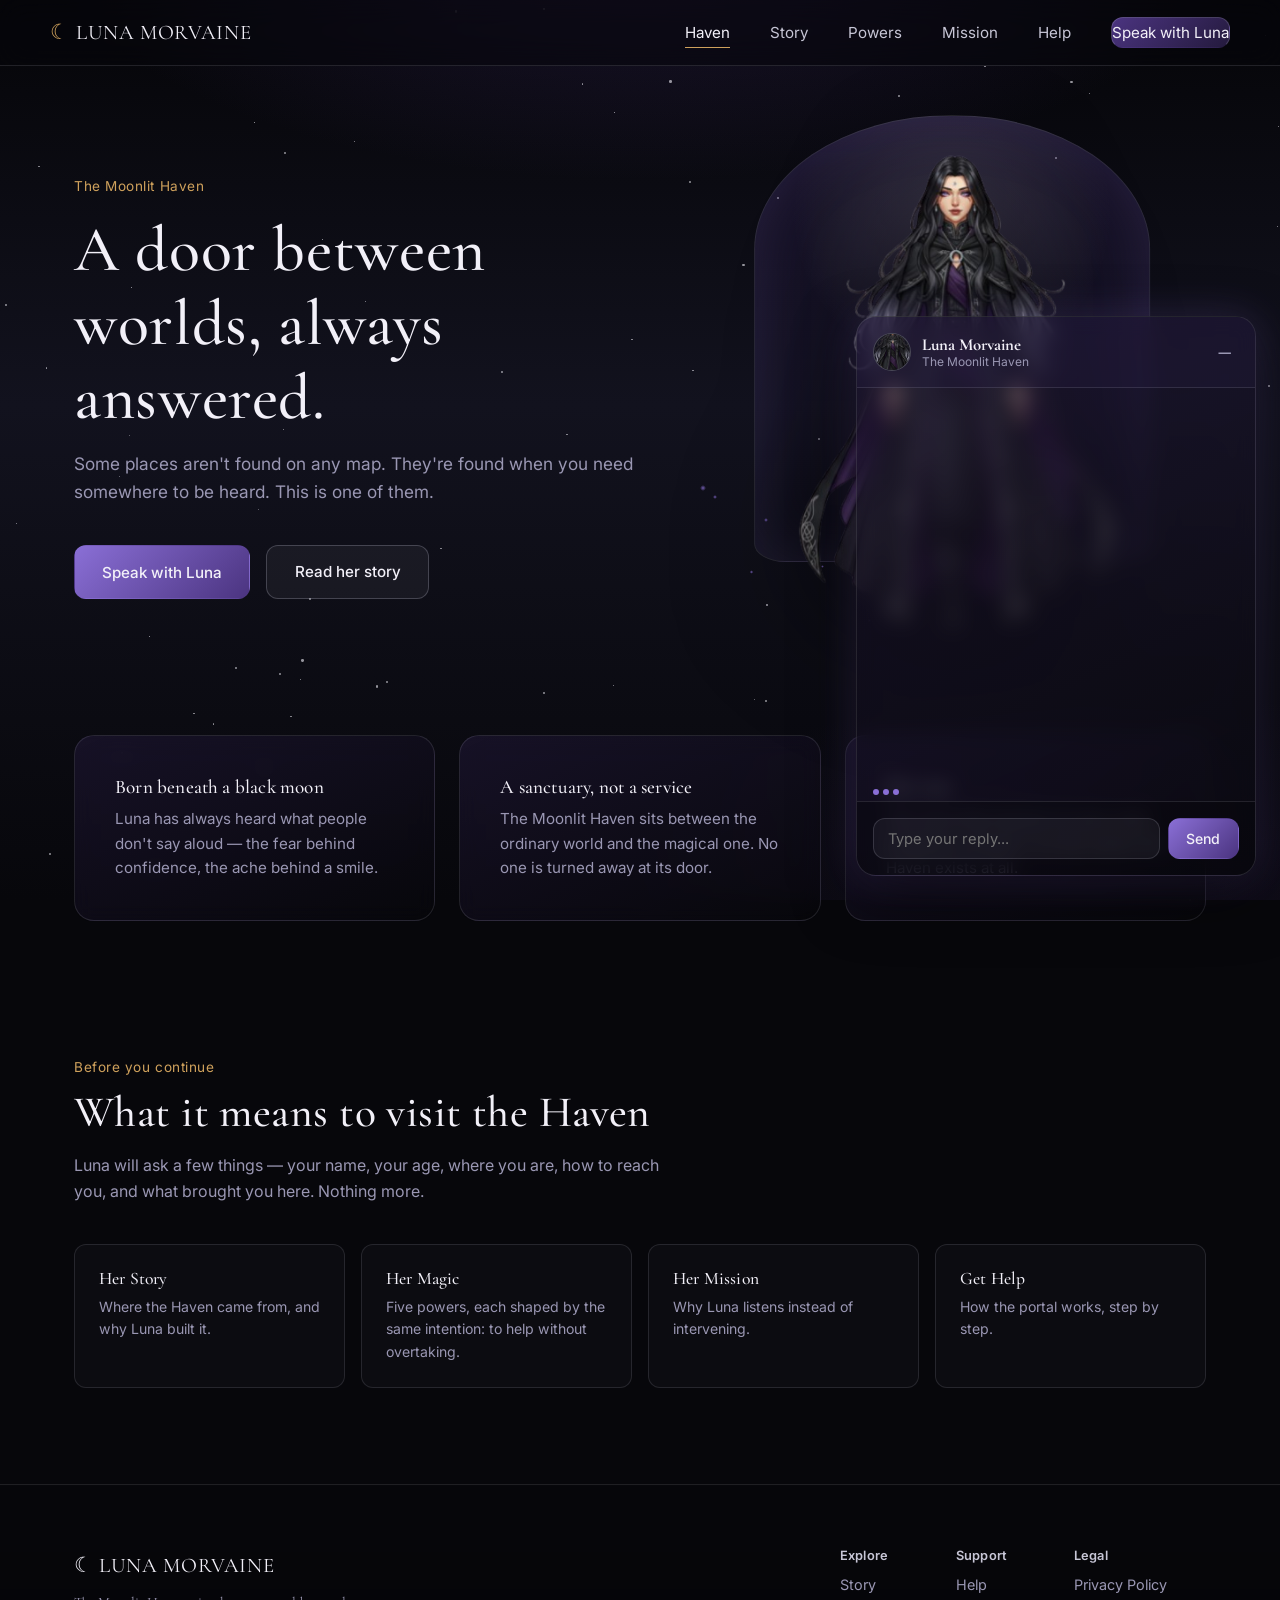
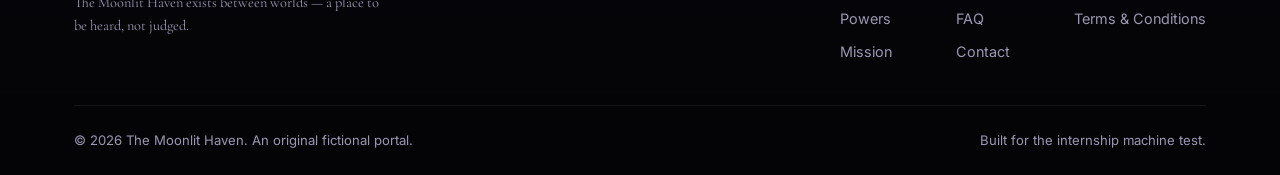
<file: frontend/index.html>
<!DOCTYPE html>
<html lang="en">
<head>
<meta charset="UTF-8" />
<meta name="viewport" content="width=device-width, initial-scale=1.0" />
<title>The Moonlit Haven — Luna Morvaine</title>
<meta name="description" content="Enter the Moonlit Haven and speak with Luna Morvaine, a witch who listens to the stories others turn away from." />
<link rel="stylesheet" href="style.css" />
<link rel="stylesheet" href="animations.css" />
</head>
<body data-auto-open-chat="true">
<a class="skip-link" href="#main">Skip to content</a>
<div class="haven-atmosphere" aria-hidden="true"></div>
<div class="haven-stars" aria-hidden="true"></div>

<header class="site-nav">
  <div class="nav-inner">
    <a class="brand" href="index.html"><span class="glyph">☾</span> LUNA MORVAINE</a>
    <button class="nav-toggle" aria-label="Toggle navigation" aria-expanded="false">☰</button>
    <ul class="nav-links">
      <li><a href="index.html" aria-current="page">Haven</a></li>
      <li><a href="story.html">Story</a></li>
      <li><a href="powers.html">Powers</a></li>
      <li><a href="mission.html">Mission</a></li>
      <li><a href="help.html">Help</a></li>
      <li><a class="nav-cta" href="#" id="speak-with-luna" aria-expanded="false">Speak with Luna</a></li>
    </ul>
  </div>
</header>

<main id="main">

  <!-- ============ HERO / APPARITION ============ -->
  <section class="hero-section" aria-label="The Moonlit Haven entrance">
    <div class="container hero-grid">
      <div class="hero-copy">
        <span class="eyebrow">The Moonlit Haven</span>
        <h1>A door between worlds, always answered.</h1>
        <p>Some places aren't found on any map. They're found when you need somewhere to be heard. This is one of them.</p>
        <div class="hero-actions">
          <button class="btn btn-primary" id="hero-speak-btn">Speak with Luna</button>
          <a class="btn btn-ghost" href="story.html">Read her story</a>
        </div>
      </div>

      <div class="hero-figure-wrap" data-drift-particles="16">
        <div class="hero-window" aria-hidden="true"></div>
        <div class="luna-figure veil-stage">
          <img src="assets/hero/idle.png" alt="Luna Morvaine, a witch cloaked in black and violet, standing calmly with her hands loosely at her sides" width="440" height="620" />
        </div>
      </div>
    </div>
  </section>

  <!-- ============ INTRO STRIP ============ -->
  <section class="intro-strip">
    <div class="container intro-grid">
      <div class="glass-panel intro-card">
        <h3>Born beneath a black moon</h3>
        <p>Luna has always heard what people don't say aloud — the fear behind confidence, the ache behind a smile.</p>
      </div>
      <div class="glass-panel intro-card">
        <h3>A sanctuary, not a service</h3>
        <p>The Moonlit Haven sits between the ordinary world and the magical one. No one is turned away at its door.</p>
      </div>
      <div class="glass-panel intro-card">
        <h3>Her vow</h3>
        <p>"No voice that reaches my door shall disappear unheard." It is the reason the Haven exists at all.</p>
      </div>
    </div>
  </section>

  <!-- ============ WHAT HAPPENS NEXT ============ -->
  <section class="path-section">
    <div class="container">
      <div class="section-head">
        <span class="eyebrow">Before you continue</span>
        <h2>What it means to visit the Haven</h2>
        <p>Luna will ask a few things — your name, your age, where you are, how to reach you, and what brought you here. Nothing more.</p>
      </div>
      <div class="path-links">
        <a class="path-link" href="story.html">
          <h3>Her Story</h3>
          <p>Where the Haven came from, and why Luna built it.</p>
        </a>
        <a class="path-link" href="powers.html">
          <h3>Her Magic</h3>
          <p>Five powers, each shaped by the same intention: to help without overtaking.</p>
        </a>
        <a class="path-link" href="mission.html">
          <h3>Her Mission</h3>
          <p>Why Luna listens instead of intervening.</p>
        </a>
        <a class="path-link" href="help.html">
          <h3>Get Help</h3>
          <p>How the portal works, step by step.</p>
        </a>
      </div>
    </div>
  </section>

</main>

<footer class="site-footer">
  <div class="container">
    <div class="footer-inner">
      <div class="footer-brand">
        <span class="brand">☾ LUNA MORVAINE</span>
        <p>The Moonlit Haven exists between worlds — a place to be heard, not judged.</p>
      </div>
      <div class="footer-links">
        <div class="footer-col">
          <h4>Explore</h4>
          <ul>
            <li><a href="story.html">Story</a></li>
            <li><a href="powers.html">Powers</a></li>
            <li><a href="mission.html">Mission</a></li>
          </ul>
        </div>
        <div class="footer-col">
          <h4>Support</h4>
          <ul>
            <li><a href="help.html">Help</a></li>
            <li><a href="help.html#faq">FAQ</a></li>
            <li><a href="#" id="footer-speak-btn">Contact</a></li>
          </ul>
        </div>
        <div class="footer-col">
          <h4>Legal</h4>
          <ul>
            <li><a href="privacy.html">Privacy Policy</a></li>
            <li><a href="terms.html">Terms &amp; Conditions</a></li>
          </ul>
        </div>
      </div>
    </div>
    <div class="footer-bottom">
      <span>© <span data-year>2026</span> The Moonlit Haven. An original fictional portal.</span>
      <span>Built for the internship machine test.</span>
    </div>
  </div>
</footer>

<!-- ============ CHAT OVERLAY ============ -->
<div id="luna-chat-overlay" class="chat-overlay" hidden>
  <div class="chat-panel glass-panel" id="luna-chat-panel" role="dialog" aria-label="Conversation with Luna Morvaine" aria-modal="false">
    <div class="chat-header">
      <div class="chat-avatar">
        <img src="assets/hero/idle.png" alt="" aria-hidden="true" />
      </div>
      <div class="chat-header-text">
        <strong>Luna Morvaine</strong>
        <span>The Moonlit Haven</span>
      </div>
      <button class="chat-close" id="luna-chat-close" aria-label="Minimize conversation">–</button>
    </div>

    <div class="chat-messages" id="luna-chat-messages" role="log" aria-live="polite"></div>

    <div class="typing-indicator" id="luna-typing-indicator" hidden aria-hidden="true">
      <span class="typing-dot"></span><span class="typing-dot"></span><span class="typing-dot"></span>
    </div>

    <form class="chat-input-row" id="luna-chat-form">
      <label for="luna-chat-input" class="visually-hidden">Your message to Luna</label>
      <input type="text" id="luna-chat-input" placeholder="Type your reply..." autocomplete="off" />
      <button type="submit" id="luna-chat-send" class="btn btn-primary chat-send-btn" aria-label="Send message">Send</button>
    </form>
  </div>
</div>

<script src="script.js"></script>
<script>window.LUNA_API_BASE = 'https://moonlit-haven-j2cd.onrender.com';</script>
<script src="chatbot.js"></script>
<script>
  document.getElementById('hero-speak-btn').addEventListener('click', () => window.LunaChat.open());
  document.getElementById('footer-speak-btn').addEventListener('click', (e) => { e.preventDefault(); window.LunaChat.open(); });
</script>
</body>
</html>
</file>
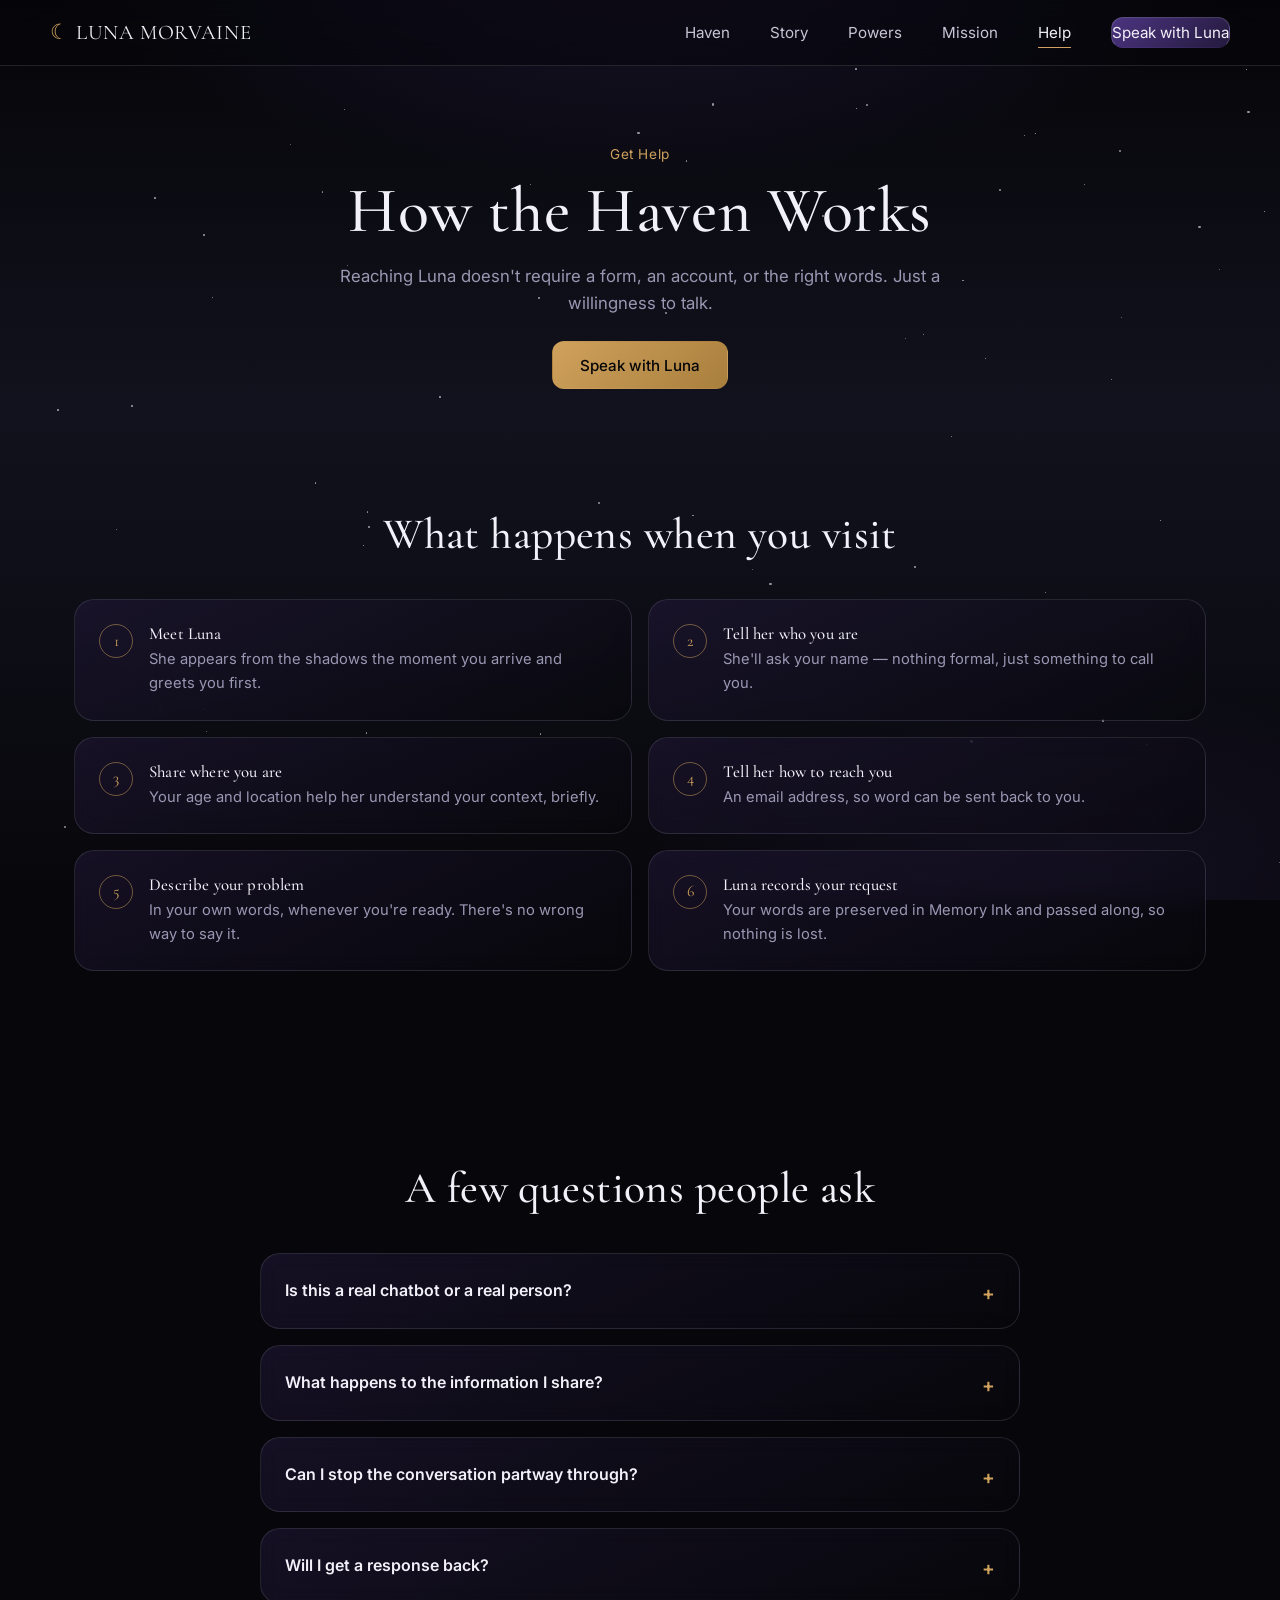
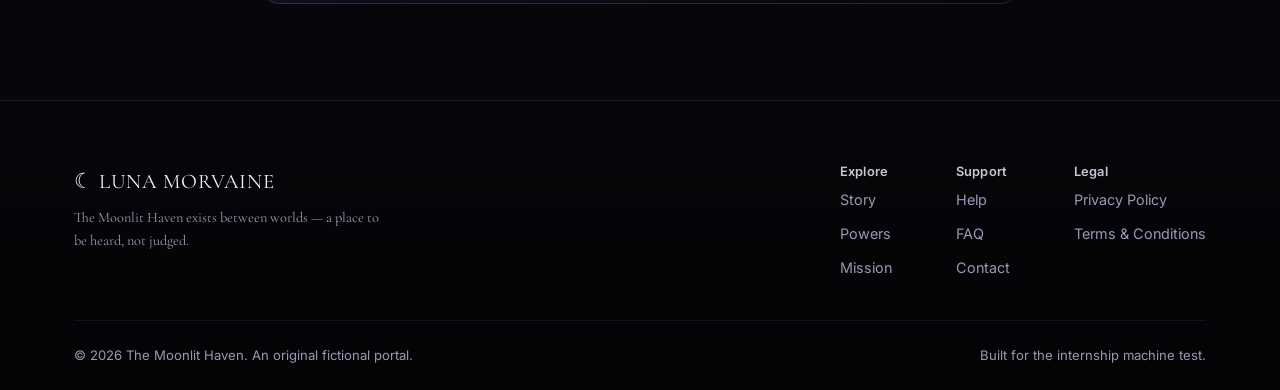
<file: frontend/help.html>
<!DOCTYPE html>
<html lang="en">
<head>
<meta charset="UTF-8" />
<meta name="viewport" content="width=device-width, initial-scale=1.0" />
<title>Get Help — Luna Morvaine</title>
<meta name="description" content="How to use the Moonlit Haven help portal and speak with Luna Morvaine." />
<link rel="stylesheet" href="style.css" />
<link rel="stylesheet" href="animations.css" />
</head>
<body>
<a class="skip-link" href="#main">Skip to content</a>
<div class="haven-atmosphere" aria-hidden="true"></div>
<div class="haven-stars" aria-hidden="true"></div>

<header class="site-nav">
  <div class="nav-inner">
    <a class="brand" href="index.html"><span class="glyph">☾</span> LUNA MORVAINE</a>
    <button class="nav-toggle" aria-label="Toggle navigation" aria-expanded="false">☰</button>
    <ul class="nav-links">
      <li><a href="index.html">Haven</a></li>
      <li><a href="story.html">Story</a></li>
      <li><a href="powers.html">Powers</a></li>
      <li><a href="mission.html">Mission</a></li>
      <li><a href="help.html" aria-current="page">Help</a></li>
      <li><a class="nav-cta" href="#" id="speak-with-luna" aria-expanded="false">Speak with Luna</a></li>
    </ul>
  </div>
</header>

<main id="main">
  <section class="help-hero">
    <div class="container text-center">
      <span class="eyebrow">Get Help</span>
      <h1>How the Haven Works</h1>
      <p class="mx-auto">Reaching Luna doesn't require a form, an account, or the right words. Just a willingness to talk.</p>
      <button class="btn btn-gold" id="help-speak-btn">Speak with Luna</button>
    </div>
  </section>

  <section class="steps-section">
    <div class="container">
      <div class="section-head center">
        <h2>What happens when you visit</h2>
      </div>
      <ol class="steps-list">
        <li class="step-item glass-panel">
          <span class="step-num">1</span>
          <div><h3>Meet Luna</h3><p>She appears from the shadows the moment you arrive and greets you first.</p></div>
        </li>
        <li class="step-item glass-panel">
          <span class="step-num">2</span>
          <div><h3>Tell her who you are</h3><p>She'll ask your name — nothing formal, just something to call you.</p></div>
        </li>
        <li class="step-item glass-panel">
          <span class="step-num">3</span>
          <div><h3>Share where you are</h3><p>Your age and location help her understand your context, briefly.</p></div>
        </li>
        <li class="step-item glass-panel">
          <span class="step-num">4</span>
          <div><h3>Tell her how to reach you</h3><p>An email address, so word can be sent back to you.</p></div>
        </li>
        <li class="step-item glass-panel">
          <span class="step-num">5</span>
          <div><h3>Describe your problem</h3><p>In your own words, whenever you're ready. There's no wrong way to say it.</p></div>
        </li>
        <li class="step-item glass-panel">
          <span class="step-num">6</span>
          <div><h3>Luna records your request</h3><p>Your words are preserved in Memory Ink and passed along, so nothing is lost.</p></div>
        </li>
      </ol>
    </div>
  </section>

  <section class="faq-section" id="faq">
    <div class="container">
      <div class="section-head center">
        <h2>A few questions people ask</h2>
      </div>
      <div class="faq-list">
        <details class="faq-item glass-panel">
          <summary>Is this a real chatbot or a real person?</summary>
          <p>Luna Morvaine is an original fictional character, and this portal is a conceptual project. The conversation is handled by an automated interface designed to feel personal and unhurried.</p>
        </details>
        <details class="faq-item glass-panel">
          <summary>What happens to the information I share?</summary>
          <p>It's recorded and sent to the portal's operator so a request can be reviewed. See the <a href="privacy.html">Privacy Policy</a> for full detail on what's collected and why.</p>
        </details>
        <details class="faq-item glass-panel">
          <summary>Can I stop the conversation partway through?</summary>
          <p>Yes. You can minimize the conversation at any time using the close control, and reopen it later with the "Speak with Luna" button.</p>
        </details>
        <details class="faq-item glass-panel">
          <summary>Will I get a response back?</summary>
          <p>The portal is designed to notify a real recipient once a grievance is submitted, so a reply can be sent to the email address you provide.</p>
        </details>
      </div>
    </div>
  </section>
</main>

<footer class="site-footer">
  <div class="container">
    <div class="footer-inner">
      <div class="footer-brand">
        <span class="brand">☾ LUNA MORVAINE</span>
        <p>The Moonlit Haven exists between worlds — a place to be heard, not judged.</p>
      </div>
      <div class="footer-links">
        <div class="footer-col">
          <h4>Explore</h4>
          <ul>
            <li><a href="story.html">Story</a></li>
            <li><a href="powers.html">Powers</a></li>
            <li><a href="mission.html">Mission</a></li>
          </ul>
        </div>
        <div class="footer-col">
          <h4>Support</h4>
          <ul>
            <li><a href="help.html">Help</a></li>
            <li><a href="help.html#faq">FAQ</a></li>
            <li><a href="#" id="footer-speak-btn">Contact</a></li>
          </ul>
        </div>
        <div class="footer-col">
          <h4>Legal</h4>
          <ul>
            <li><a href="privacy.html">Privacy Policy</a></li>
            <li><a href="terms.html">Terms &amp; Conditions</a></li>
          </ul>
        </div>
      </div>
    </div>
    <div class="footer-bottom">
      <span>© <span data-year>2026</span> The Moonlit Haven. An original fictional portal.</span>
      <span>Built for the internship machine test.</span>
    </div>
  </div>
</footer>

<div id="luna-chat-overlay" class="chat-overlay" hidden>
  <div class="chat-panel glass-panel" id="luna-chat-panel" role="dialog" aria-label="Conversation with Luna Morvaine" aria-modal="false">
    <div class="chat-header">
      <div class="chat-avatar"><img src="assets/hero/idle.png" alt="" aria-hidden="true" /></div>
      <div class="chat-header-text"><strong>Luna Morvaine</strong><span>The Moonlit Haven</span></div>
      <button class="chat-close" id="luna-chat-close" aria-label="Minimize conversation">–</button>
    </div>
    <div class="chat-messages" id="luna-chat-messages" role="log" aria-live="polite"></div>
    <div class="typing-indicator" id="luna-typing-indicator" hidden aria-hidden="true">
      <span class="typing-dot"></span><span class="typing-dot"></span><span class="typing-dot"></span>
    </div>
    <form class="chat-input-row" id="luna-chat-form">
      <label for="luna-chat-input" class="visually-hidden">Your message to Luna</label>
      <input type="text" id="luna-chat-input" placeholder="Type your reply..." autocomplete="off" />
      <button type="submit" id="luna-chat-send" class="btn btn-primary chat-send-btn" aria-label="Send message">Send</button>
    </form>
  </div>
</div>

<script src="script.js"></script>
<script>window.LUNA_API_BASE = 'https://moonlit-haven-j2cd.onrender.com';</script>
<script src="chatbot.js"></script>
<script>
  document.getElementById('footer-speak-btn').addEventListener('click', (e) => { e.preventDefault(); window.LunaChat.open(); });
  document.getElementById('help-speak-btn').addEventListener('click', () => window.LunaChat.open());
</script>
</body>
</html>
</file>
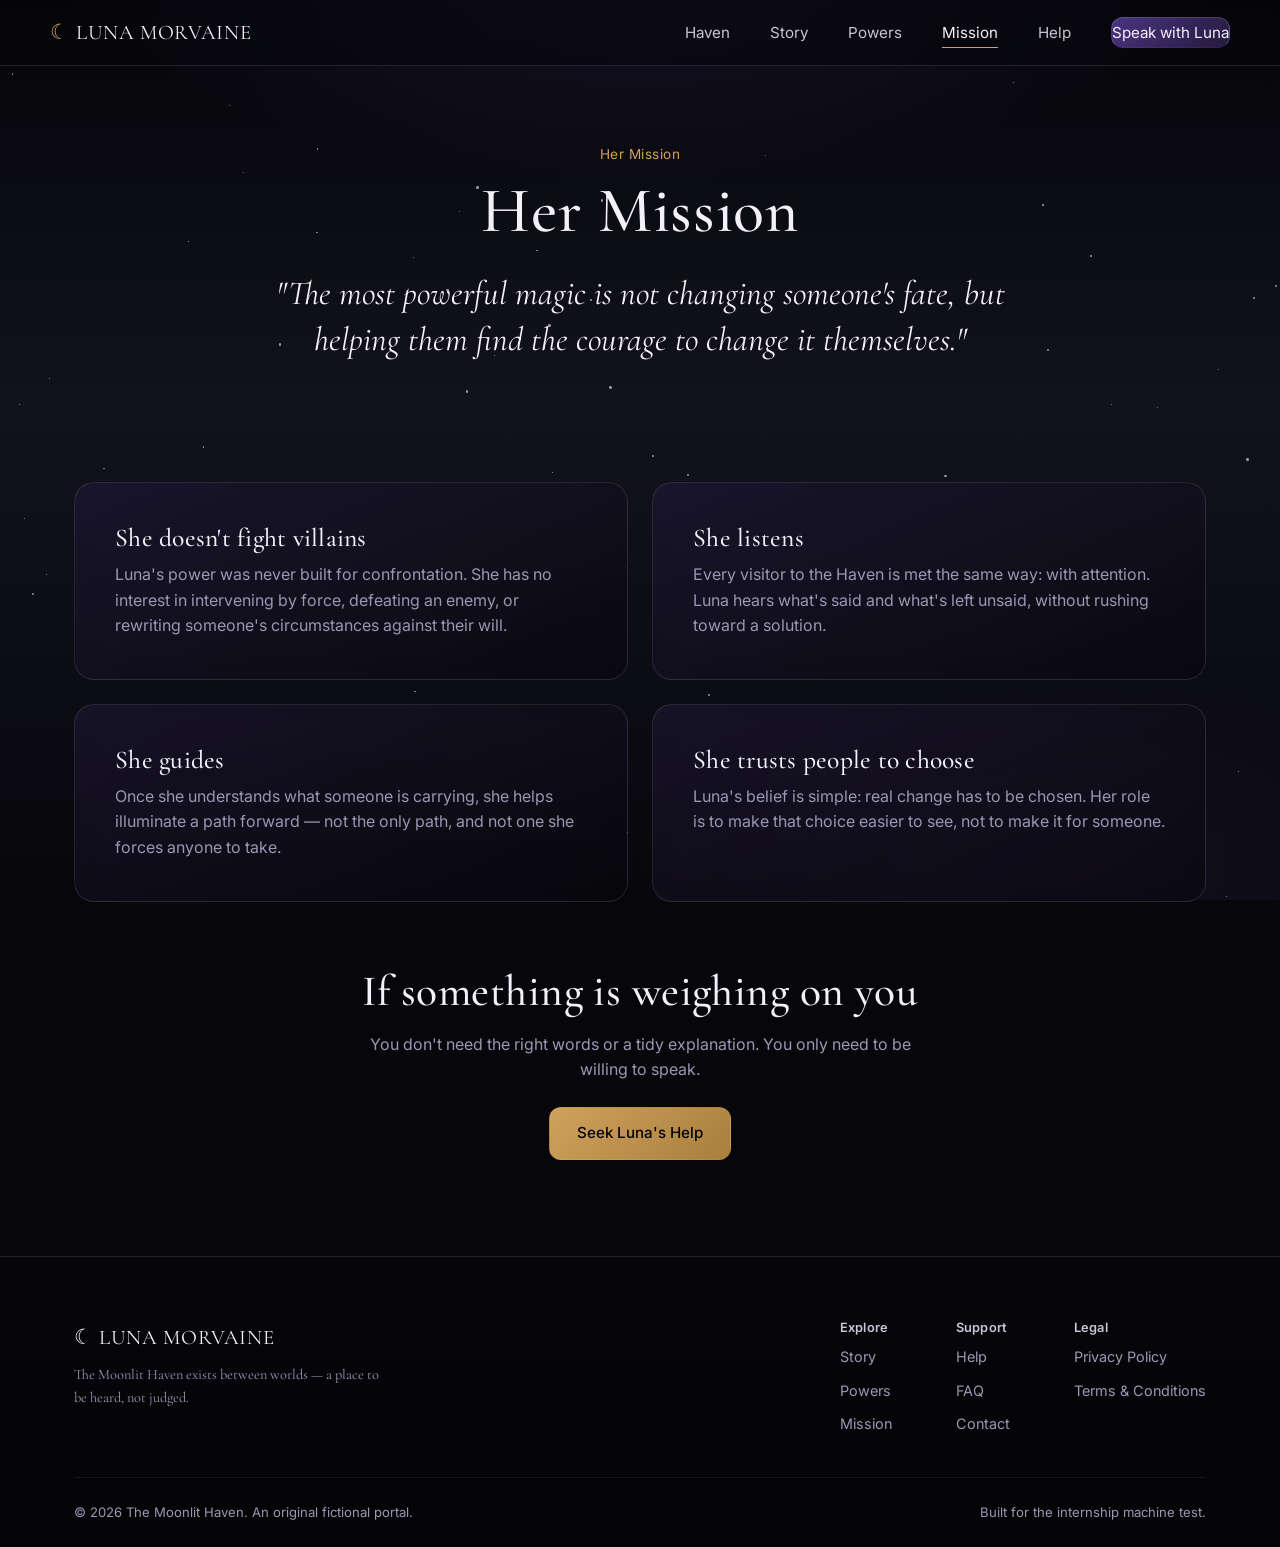
<file: frontend/mission.html>
<!DOCTYPE html>
<html lang="en">
<head>
<meta charset="UTF-8" />
<meta name="viewport" content="width=device-width, initial-scale=1.0" />
<title>Her Mission — Luna Morvaine</title>
<meta name="description" content="Luna Morvaine's mission is not to change fate by force, but to help people find the courage to change it themselves." />
<link rel="stylesheet" href="style.css" />
<link rel="stylesheet" href="animations.css" />
</head>
<body>
<a class="skip-link" href="#main">Skip to content</a>
<div class="haven-atmosphere" aria-hidden="true"></div>
<div class="haven-stars" aria-hidden="true"></div>

<header class="site-nav">
  <div class="nav-inner">
    <a class="brand" href="index.html"><span class="glyph">☾</span> LUNA MORVAINE</a>
    <button class="nav-toggle" aria-label="Toggle navigation" aria-expanded="false">☰</button>
    <ul class="nav-links">
      <li><a href="index.html">Haven</a></li>
      <li><a href="story.html">Story</a></li>
      <li><a href="powers.html">Powers</a></li>
      <li><a href="mission.html" aria-current="page">Mission</a></li>
      <li><a href="help.html">Help</a></li>
      <li><a class="nav-cta" href="#" id="speak-with-luna" aria-expanded="false">Speak with Luna</a></li>
    </ul>
  </div>
</header>

<main id="main">
  <section class="mission-hero">
    <div class="container text-center">
      <span class="eyebrow">Her Mission</span>
      <h1>Her Mission</h1>
      <blockquote class="mission-quote">
        "The most powerful magic is not changing someone's fate, but helping them find the courage to change it themselves."
      </blockquote>
    </div>
  </section>

  <section class="mission-body">
    <div class="container mission-grid">
      <div class="glass-panel mission-card">
        <h3>She doesn't fight villains</h3>
        <p>Luna's power was never built for confrontation. She has no interest in intervening by force, defeating an enemy, or rewriting someone's circumstances against their will.</p>
      </div>
      <div class="glass-panel mission-card">
        <h3>She listens</h3>
        <p>Every visitor to the Haven is met the same way: with attention. Luna hears what's said and what's left unsaid, without rushing toward a solution.</p>
      </div>
      <div class="glass-panel mission-card">
        <h3>She guides</h3>
        <p>Once she understands what someone is carrying, she helps illuminate a path forward — not the only path, and not one she forces anyone to take.</p>
      </div>
      <div class="glass-panel mission-card">
        <h3>She trusts people to choose</h3>
        <p>Luna's belief is simple: real change has to be chosen. Her role is to make that choice easier to see, not to make it for someone.</p>
      </div>
    </div>

    <div class="mission-cta text-center">
      <h2>If something is weighing on you</h2>
      <p class="mx-auto">You don't need the right words or a tidy explanation. You only need to be willing to speak.</p>
      <a class="btn btn-gold" href="help.html">Seek Luna's Help</a>
    </div>
  </section>
</main>

<footer class="site-footer">
  <div class="container">
    <div class="footer-inner">
      <div class="footer-brand">
        <span class="brand">☾ LUNA MORVAINE</span>
        <p>The Moonlit Haven exists between worlds — a place to be heard, not judged.</p>
      </div>
      <div class="footer-links">
        <div class="footer-col">
          <h4>Explore</h4>
          <ul>
            <li><a href="story.html">Story</a></li>
            <li><a href="powers.html">Powers</a></li>
            <li><a href="mission.html">Mission</a></li>
          </ul>
        </div>
        <div class="footer-col">
          <h4>Support</h4>
          <ul>
            <li><a href="help.html">Help</a></li>
            <li><a href="help.html#faq">FAQ</a></li>
            <li><a href="#" id="footer-speak-btn">Contact</a></li>
          </ul>
        </div>
        <div class="footer-col">
          <h4>Legal</h4>
          <ul>
            <li><a href="privacy.html">Privacy Policy</a></li>
            <li><a href="terms.html">Terms &amp; Conditions</a></li>
          </ul>
        </div>
      </div>
    </div>
    <div class="footer-bottom">
      <span>© <span data-year>2026</span> The Moonlit Haven. An original fictional portal.</span>
      <span>Built for the internship machine test.</span>
    </div>
  </div>
</footer>

<div id="luna-chat-overlay" class="chat-overlay" hidden>
  <div class="chat-panel glass-panel" id="luna-chat-panel" role="dialog" aria-label="Conversation with Luna Morvaine" aria-modal="false">
    <div class="chat-header">
      <div class="chat-avatar"><img src="assets/hero/idle.png" alt="" aria-hidden="true" /></div>
      <div class="chat-header-text"><strong>Luna Morvaine</strong><span>The Moonlit Haven</span></div>
      <button class="chat-close" id="luna-chat-close" aria-label="Minimize conversation">–</button>
    </div>
    <div class="chat-messages" id="luna-chat-messages" role="log" aria-live="polite"></div>
    <div class="typing-indicator" id="luna-typing-indicator" hidden aria-hidden="true">
      <span class="typing-dot"></span><span class="typing-dot"></span><span class="typing-dot"></span>
    </div>
    <form class="chat-input-row" id="luna-chat-form">
      <label for="luna-chat-input" class="visually-hidden">Your message to Luna</label>
      <input type="text" id="luna-chat-input" placeholder="Type your reply..." autocomplete="off" />
      <button type="submit" id="luna-chat-send" class="btn btn-primary chat-send-btn" aria-label="Send message">Send</button>
    </form>
  </div>
</div>

<script src="script.js"></script>
<script>window.LUNA_API_BASE = 'https://moonlit-haven-j2cd.onrender.com';</script>
<script src="chatbot.js"></script>
<script>
  document.getElementById('footer-speak-btn').addEventListener('click', (e) => { e.preventDefault(); window.LunaChat.open(); });
  document.querySelector('.mission-cta .btn-gold').addEventListener('click', (e) => {
    // Let it navigate to help.html normally; help page offers the Speak with Luna CTA.
  });
</script>
</body>
</html>
</file>
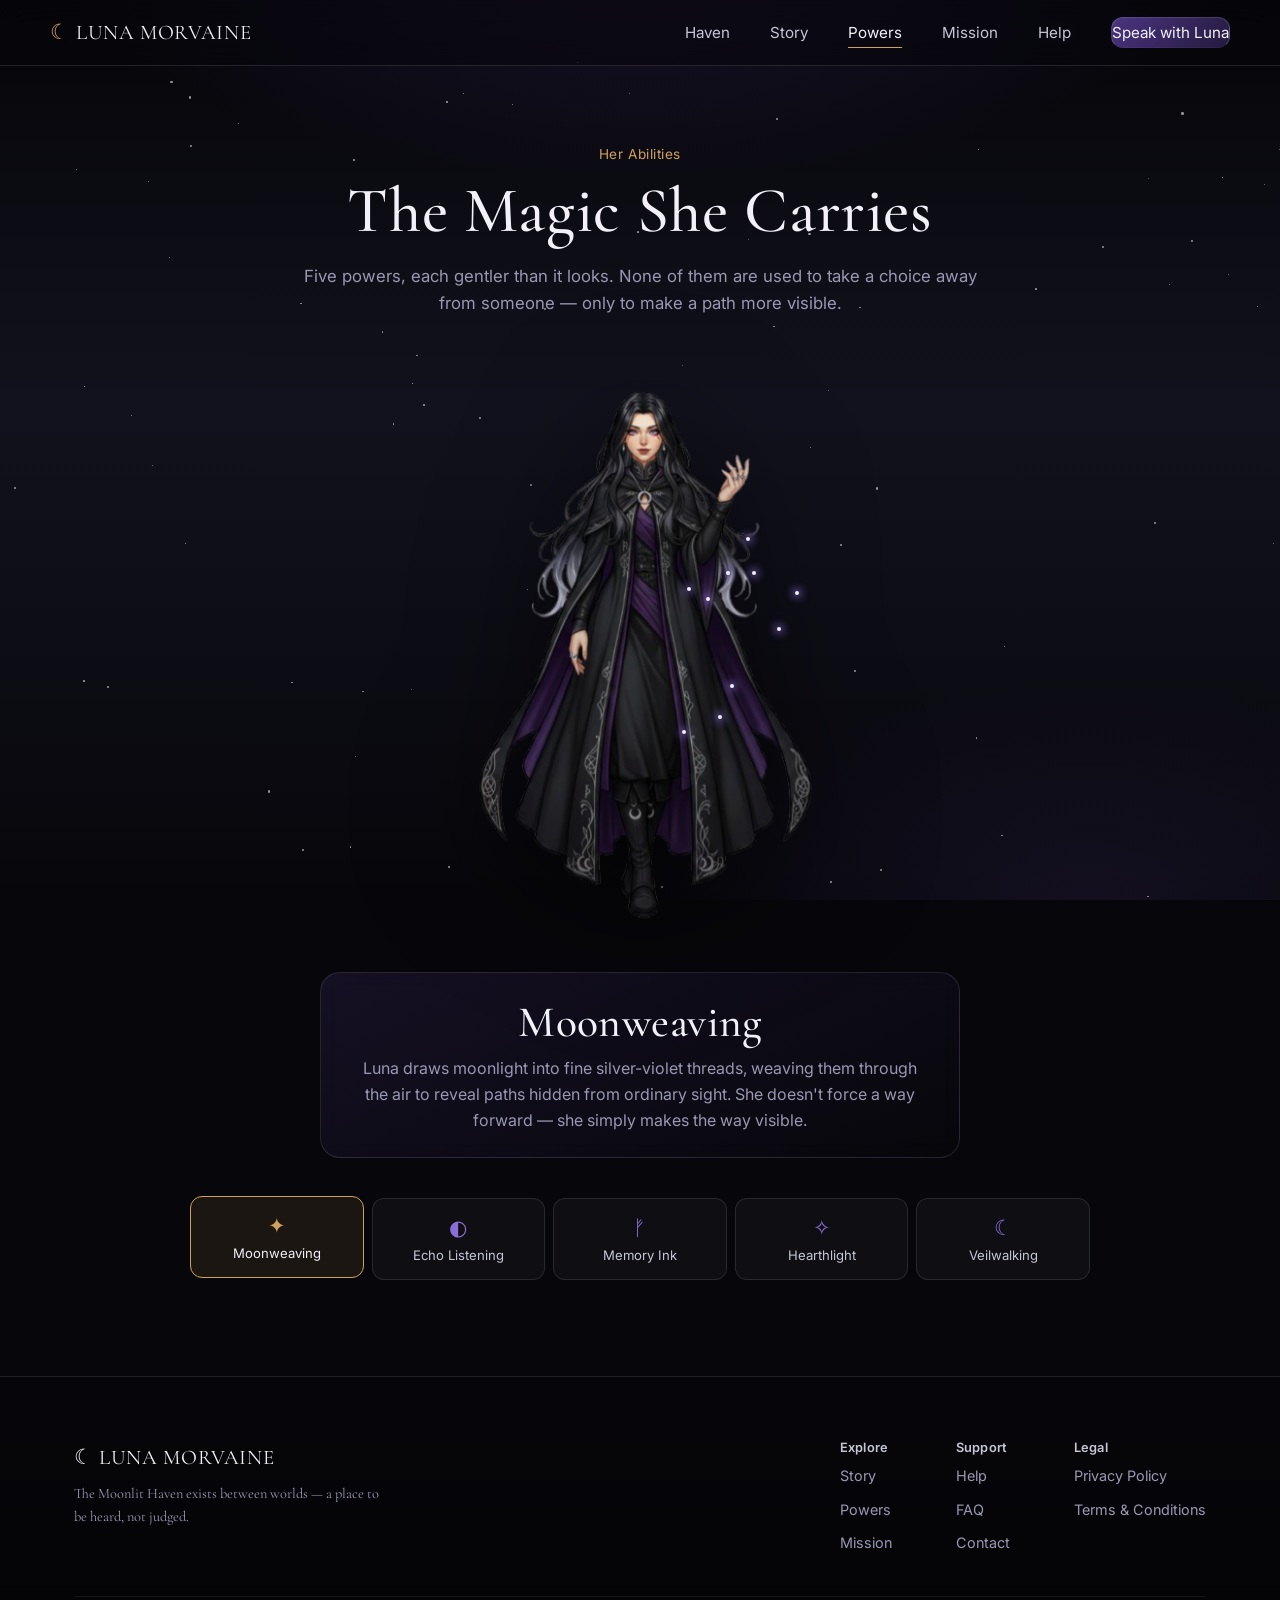
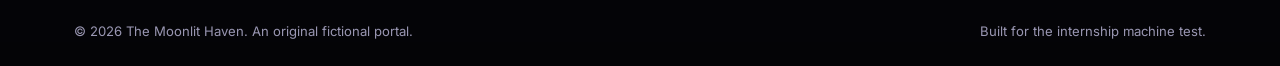
<file: frontend/powers.html>
<!DOCTYPE html>
<html lang="en">
<head>
<meta charset="UTF-8" />
<meta name="viewport" content="width=device-width, initial-scale=1.0" />
<title>The Magic She Carries — Luna Morvaine</title>
<meta name="description" content="Explore Luna Morvaine's five powers: Moonweaving, Echo Listening, Memory Ink, Hearthlight, and Veilwalking." />
<link rel="stylesheet" href="style.css" />
<link rel="stylesheet" href="animations.css" />
</head>
<body>
<a class="skip-link" href="#main">Skip to content</a>
<div class="haven-atmosphere" aria-hidden="true"></div>
<div class="haven-stars" aria-hidden="true"></div>

<header class="site-nav">
  <div class="nav-inner">
    <a class="brand" href="index.html"><span class="glyph">☾</span> LUNA MORVAINE</a>
    <button class="nav-toggle" aria-label="Toggle navigation" aria-expanded="false">☰</button>
    <ul class="nav-links">
      <li><a href="index.html">Haven</a></li>
      <li><a href="story.html">Story</a></li>
      <li><a href="powers.html" aria-current="page">Powers</a></li>
      <li><a href="mission.html">Mission</a></li>
      <li><a href="help.html">Help</a></li>
      <li><a class="nav-cta" href="#" id="speak-with-luna" aria-expanded="false">Speak with Luna</a></li>
    </ul>
  </div>
</header>

<main id="main">
  <section class="powers-hero">
    <div class="container text-center">
      <span class="eyebrow">Her Abilities</span>
      <h1>The Magic She Carries</h1>
      <p class="mx-auto">Five powers, each gentler than it looks. None of them are used to take a choice away from someone — only to make a path more visible.</p>
    </div>
  </section>

  <section class="powers-stage-section">
    <div class="container">
      <div class="power-stage" id="power-stage">
        <div class="luna-figure veil-stage">
          <img id="power-figure-img" src="assets/hero/raisedhand.png" alt="Luna Morvaine demonstrating a power" width="420" height="600" />
        </div>
        <div class="power-fx-layer" id="power-fx-layer" aria-hidden="true"></div>
      </div>

      <div class="power-details glass-panel">
        <h2 id="power-title">Moonweaving</h2>
        <p id="power-desc">Luna draws moonlight into fine silver-violet threads, weaving them through the air to reveal paths hidden from ordinary sight.</p>
      </div>

      <div class="power-buttons" role="group" aria-label="Choose a power to preview">
        <button class="power-btn active" data-power="moonweaving" aria-pressed="true">
          <span class="power-btn-icon" aria-hidden="true">✦</span> Moonweaving
        </button>
        <button class="power-btn" data-power="echo" aria-pressed="false">
          <span class="power-btn-icon" aria-hidden="true">◐</span> Echo Listening
        </button>
        <button class="power-btn" data-power="memoryink" aria-pressed="false">
          <span class="power-btn-icon" aria-hidden="true">ᚠ</span> Memory Ink
        </button>
        <button class="power-btn" data-power="hearthlight" aria-pressed="false">
          <span class="power-btn-icon" aria-hidden="true">✧</span> Hearthlight
        </button>
        <button class="power-btn" data-power="veilwalking" aria-pressed="false">
          <span class="power-btn-icon" aria-hidden="true">☾</span> Veilwalking
        </button>
      </div>
    </div>
  </section>
</main>

<footer class="site-footer">
  <div class="container">
    <div class="footer-inner">
      <div class="footer-brand">
        <span class="brand">☾ LUNA MORVAINE</span>
        <p>The Moonlit Haven exists between worlds — a place to be heard, not judged.</p>
      </div>
      <div class="footer-links">
        <div class="footer-col">
          <h4>Explore</h4>
          <ul>
            <li><a href="story.html">Story</a></li>
            <li><a href="powers.html">Powers</a></li>
            <li><a href="mission.html">Mission</a></li>
          </ul>
        </div>
        <div class="footer-col">
          <h4>Support</h4>
          <ul>
            <li><a href="help.html">Help</a></li>
            <li><a href="help.html#faq">FAQ</a></li>
            <li><a href="#" id="footer-speak-btn">Contact</a></li>
          </ul>
        </div>
        <div class="footer-col">
          <h4>Legal</h4>
          <ul>
            <li><a href="privacy.html">Privacy Policy</a></li>
            <li><a href="terms.html">Terms &amp; Conditions</a></li>
          </ul>
        </div>
      </div>
    </div>
    <div class="footer-bottom">
      <span>© <span data-year>2026</span> The Moonlit Haven. An original fictional portal.</span>
      <span>Built for the internship machine test.</span>
    </div>
  </div>
</footer>

<div id="luna-chat-overlay" class="chat-overlay" hidden>
  <div class="chat-panel glass-panel" id="luna-chat-panel" role="dialog" aria-label="Conversation with Luna Morvaine" aria-modal="false">
    <div class="chat-header">
      <div class="chat-avatar"><img src="assets/hero/idle.png" alt="" aria-hidden="true" /></div>
      <div class="chat-header-text"><strong>Luna Morvaine</strong><span>The Moonlit Haven</span></div>
      <button class="chat-close" id="luna-chat-close" aria-label="Minimize conversation">–</button>
    </div>
    <div class="chat-messages" id="luna-chat-messages" role="log" aria-live="polite"></div>
    <div class="typing-indicator" id="luna-typing-indicator" hidden aria-hidden="true">
      <span class="typing-dot"></span><span class="typing-dot"></span><span class="typing-dot"></span>
    </div>
    <form class="chat-input-row" id="luna-chat-form">
      <label for="luna-chat-input" class="visually-hidden">Your message to Luna</label>
      <input type="text" id="luna-chat-input" placeholder="Type your reply..." autocomplete="off" />
      <button type="submit" id="luna-chat-send" class="btn btn-primary chat-send-btn" aria-label="Send message">Send</button>
    </form>
  </div>
</div>

<script src="script.js"></script>
<script>window.LUNA_API_BASE = 'https://moonlit-haven-j2cd.onrender.com';</script>
<script src="chatbot.js"></script>
<script src="powers.js"></script>
<script>
  document.getElementById('footer-speak-btn').addEventListener('click', (e) => { e.preventDefault(); window.LunaChat.open(); });
</script>
</body>
</html>
</file>
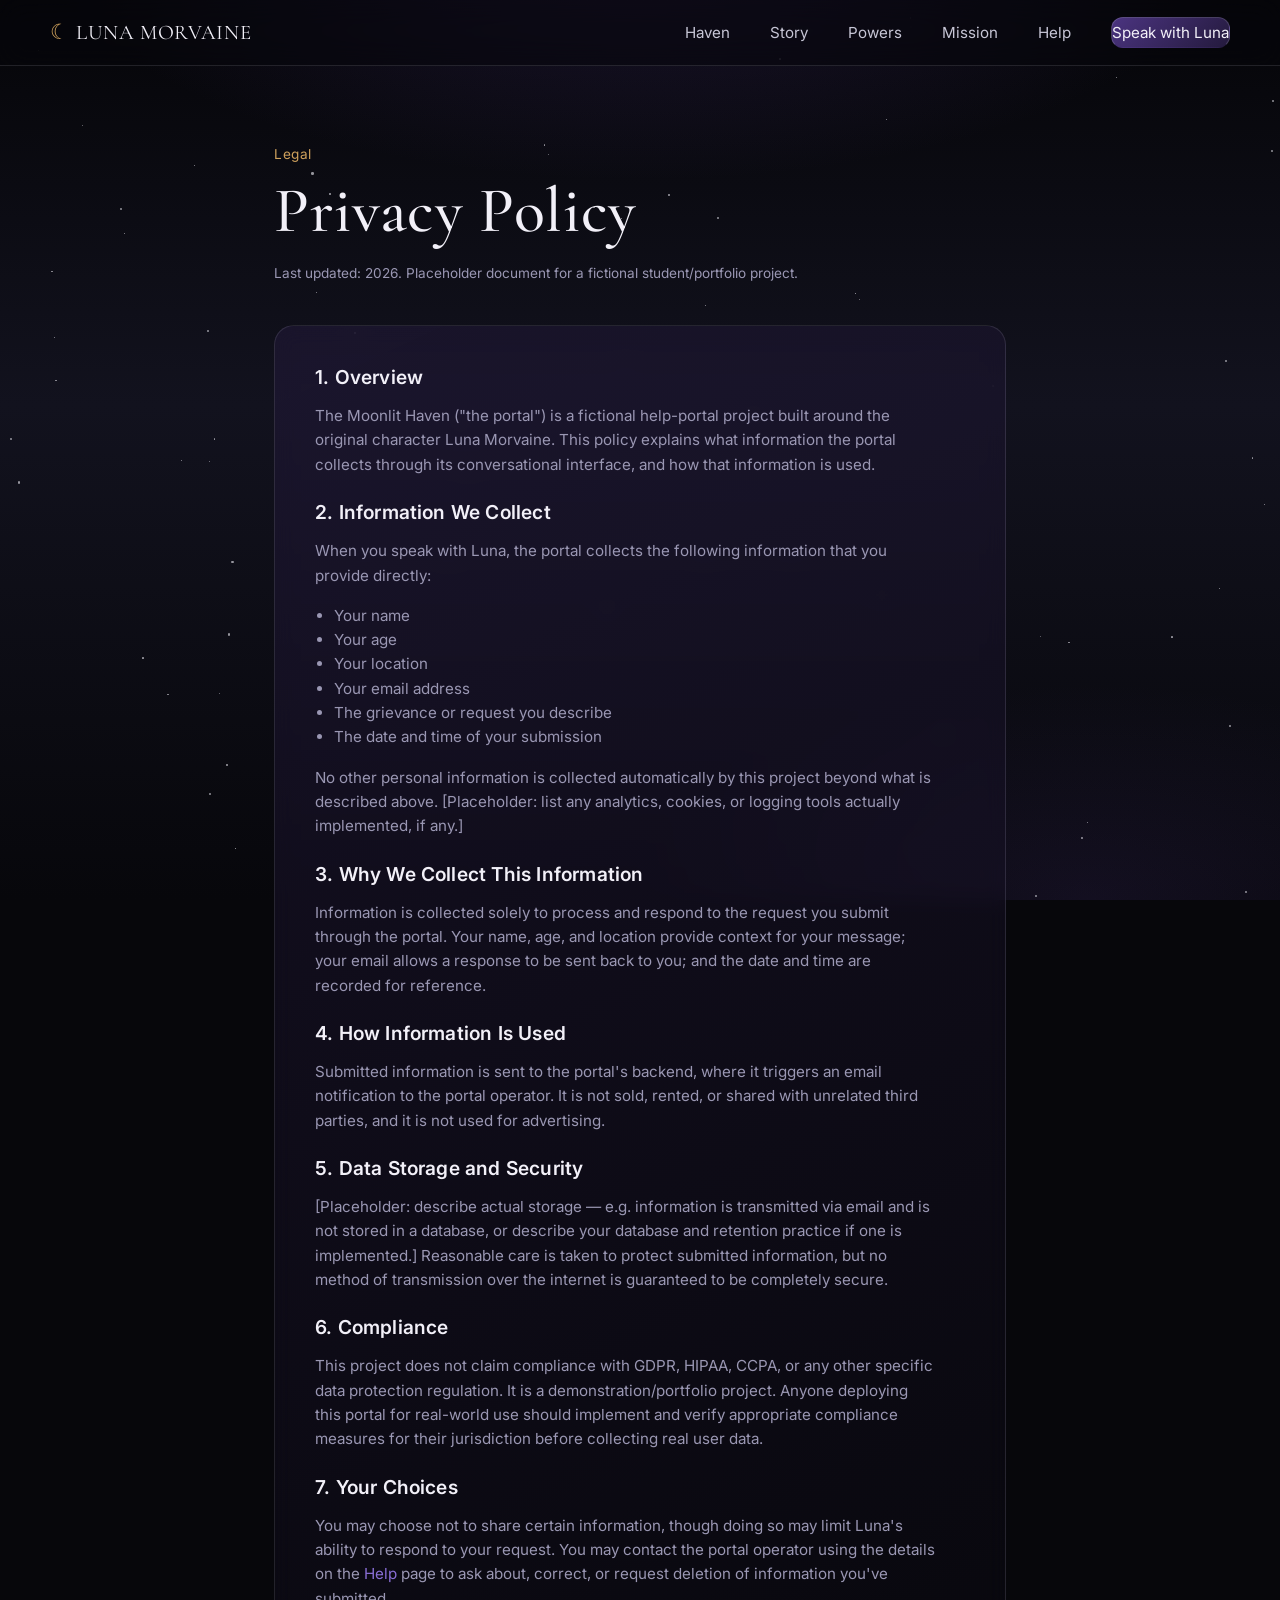
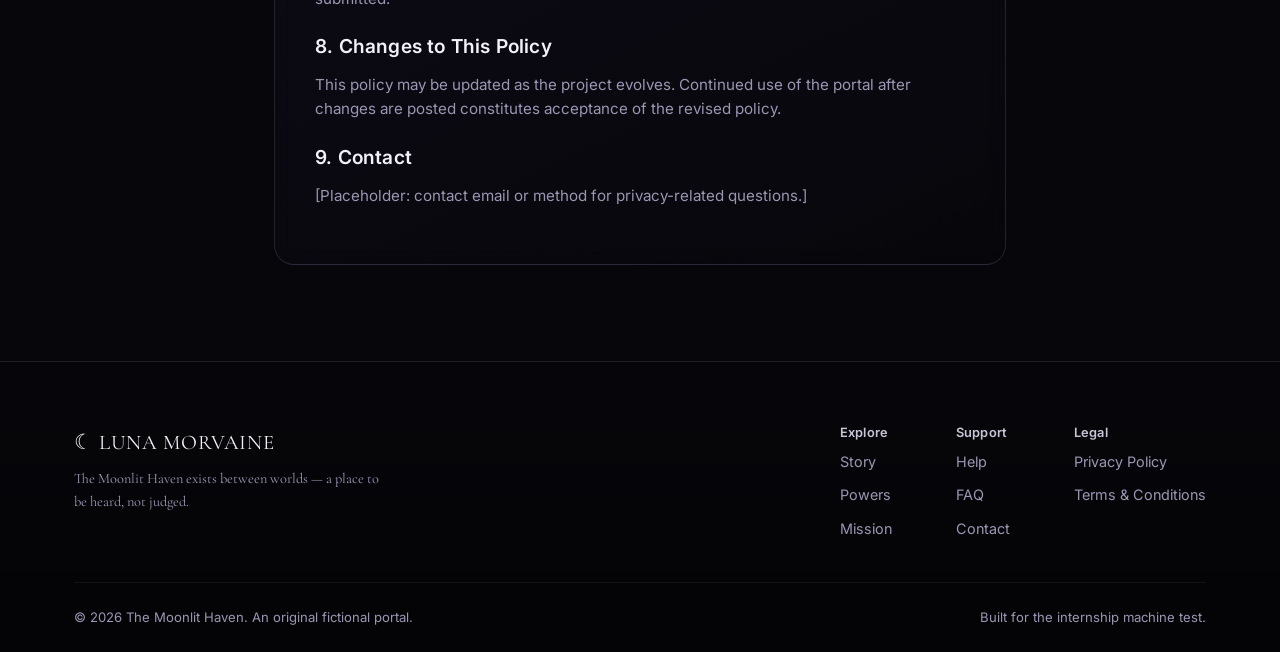
<file: frontend/privacy.html>
<!DOCTYPE html>
<html lang="en">
<head>
<meta charset="UTF-8" />
<meta name="viewport" content="width=device-width, initial-scale=1.0" />
<title>Privacy Policy — The Moonlit Haven</title>
<meta name="description" content="Privacy Policy for the Moonlit Haven help portal." />
<link rel="stylesheet" href="style.css" />
<link rel="stylesheet" href="animations.css" />
</head>
<body>
<a class="skip-link" href="#main">Skip to content</a>
<div class="haven-atmosphere" aria-hidden="true"></div>
<div class="haven-stars" aria-hidden="true"></div>

<header class="site-nav">
  <div class="nav-inner">
    <a class="brand" href="index.html"><span class="glyph">☾</span> LUNA MORVAINE</a>
    <button class="nav-toggle" aria-label="Toggle navigation" aria-expanded="false">☰</button>
    <ul class="nav-links">
      <li><a href="index.html">Haven</a></li>
      <li><a href="story.html">Story</a></li>
      <li><a href="powers.html">Powers</a></li>
      <li><a href="mission.html">Mission</a></li>
      <li><a href="help.html">Help</a></li>
      <li><a class="nav-cta" href="#" id="speak-with-luna" aria-expanded="false">Speak with Luna</a></li>
    </ul>
  </div>
</header>

<main id="main">
  <section class="legal-section">
    <div class="container legal-container">
      <span class="eyebrow">Legal</span>
      <h1>Privacy Policy</h1>
      <p class="legal-updated">Last updated: <span data-year>2026</span>. Placeholder document for a fictional student/portfolio project.</p>

      <div class="glass-panel legal-body">
        <h2>1. Overview</h2>
        <p>The Moonlit Haven ("the portal") is a fictional help-portal project built around the original character Luna Morvaine. This policy explains what information the portal collects through its conversational interface, and how that information is used.</p>

        <h2>2. Information We Collect</h2>
        <p>When you speak with Luna, the portal collects the following information that you provide directly:</p>
        <ul>
          <li>Your name</li>
          <li>Your age</li>
          <li>Your location</li>
          <li>Your email address</li>
          <li>The grievance or request you describe</li>
          <li>The date and time of your submission</li>
        </ul>
        <p>No other personal information is collected automatically by this project beyond what is described above. [Placeholder: list any analytics, cookies, or logging tools actually implemented, if any.]</p>

        <h2>3. Why We Collect This Information</h2>
        <p>Information is collected solely to process and respond to the request you submit through the portal. Your name, age, and location provide context for your message; your email allows a response to be sent back to you; and the date and time are recorded for reference.</p>

        <h2>4. How Information Is Used</h2>
        <p>Submitted information is sent to the portal's backend, where it triggers an email notification to the portal operator. It is not sold, rented, or shared with unrelated third parties, and it is not used for advertising.</p>

        <h2>5. Data Storage and Security</h2>
        <p>[Placeholder: describe actual storage — e.g. information is transmitted via email and is not stored in a database, or describe your database and retention practice if one is implemented.] Reasonable care is taken to protect submitted information, but no method of transmission over the internet is guaranteed to be completely secure.</p>

        <h2>6. Compliance</h2>
        <p>This project does not claim compliance with GDPR, HIPAA, CCPA, or any other specific data protection regulation. It is a demonstration/portfolio project. Anyone deploying this portal for real-world use should implement and verify appropriate compliance measures for their jurisdiction before collecting real user data.</p>

        <h2>7. Your Choices</h2>
        <p>You may choose not to share certain information, though doing so may limit Luna's ability to respond to your request. You may contact the portal operator using the details on the <a href="help.html">Help</a> page to ask about, correct, or request deletion of information you've submitted.</p>

        <h2>8. Changes to This Policy</h2>
        <p>This policy may be updated as the project evolves. Continued use of the portal after changes are posted constitutes acceptance of the revised policy.</p>

        <h2>9. Contact</h2>
        <p>[Placeholder: contact email or method for privacy-related questions.]</p>
      </div>
    </div>
  </section>
</main>

<footer class="site-footer">
  <div class="container">
    <div class="footer-inner">
      <div class="footer-brand">
        <span class="brand">☾ LUNA MORVAINE</span>
        <p>The Moonlit Haven exists between worlds — a place to be heard, not judged.</p>
      </div>
      <div class="footer-links">
        <div class="footer-col">
          <h4>Explore</h4>
          <ul>
            <li><a href="story.html">Story</a></li>
            <li><a href="powers.html">Powers</a></li>
            <li><a href="mission.html">Mission</a></li>
          </ul>
        </div>
        <div class="footer-col">
          <h4>Support</h4>
          <ul>
            <li><a href="help.html">Help</a></li>
            <li><a href="help.html#faq">FAQ</a></li>
            <li><a href="#" id="footer-speak-btn">Contact</a></li>
          </ul>
        </div>
        <div class="footer-col">
          <h4>Legal</h4>
          <ul>
            <li><a href="privacy.html" aria-current="page">Privacy Policy</a></li>
            <li><a href="terms.html">Terms &amp; Conditions</a></li>
          </ul>
        </div>
      </div>
    </div>
    <div class="footer-bottom">
      <span>© <span data-year>2026</span> The Moonlit Haven. An original fictional portal.</span>
      <span>Built for the internship machine test.</span>
    </div>
  </div>
</footer>

<div id="luna-chat-overlay" class="chat-overlay" hidden>
  <div class="chat-panel glass-panel" id="luna-chat-panel" role="dialog" aria-label="Conversation with Luna Morvaine" aria-modal="false">
    <div class="chat-header">
      <div class="chat-avatar"><img src="assets/hero/idle.png" alt="" aria-hidden="true" /></div>
      <div class="chat-header-text"><strong>Luna Morvaine</strong><span>The Moonlit Haven</span></div>
      <button class="chat-close" id="luna-chat-close" aria-label="Minimize conversation">–</button>
    </div>
    <div class="chat-messages" id="luna-chat-messages" role="log" aria-live="polite"></div>
    <div class="typing-indicator" id="luna-typing-indicator" hidden aria-hidden="true">
      <span class="typing-dot"></span><span class="typing-dot"></span><span class="typing-dot"></span>
    </div>
    <form class="chat-input-row" id="luna-chat-form">
      <label for="luna-chat-input" class="visually-hidden">Your message to Luna</label>
      <input type="text" id="luna-chat-input" placeholder="Type your reply..." autocomplete="off" />
      <button type="submit" id="luna-chat-send" class="btn btn-primary chat-send-btn" aria-label="Send message">Send</button>
    </form>
  </div>
</div>

<script src="script.js"></script>
<script>window.LUNA_API_BASE = 'https://moonlit-haven-j2cd.onrender.com';</script>
<script src="chatbot.js"></script>
<script>
  document.getElementById('footer-speak-btn').addEventListener('click', (e) => { e.preventDefault(); window.LunaChat.open(); });
</script>
</body>
</html>
</file>
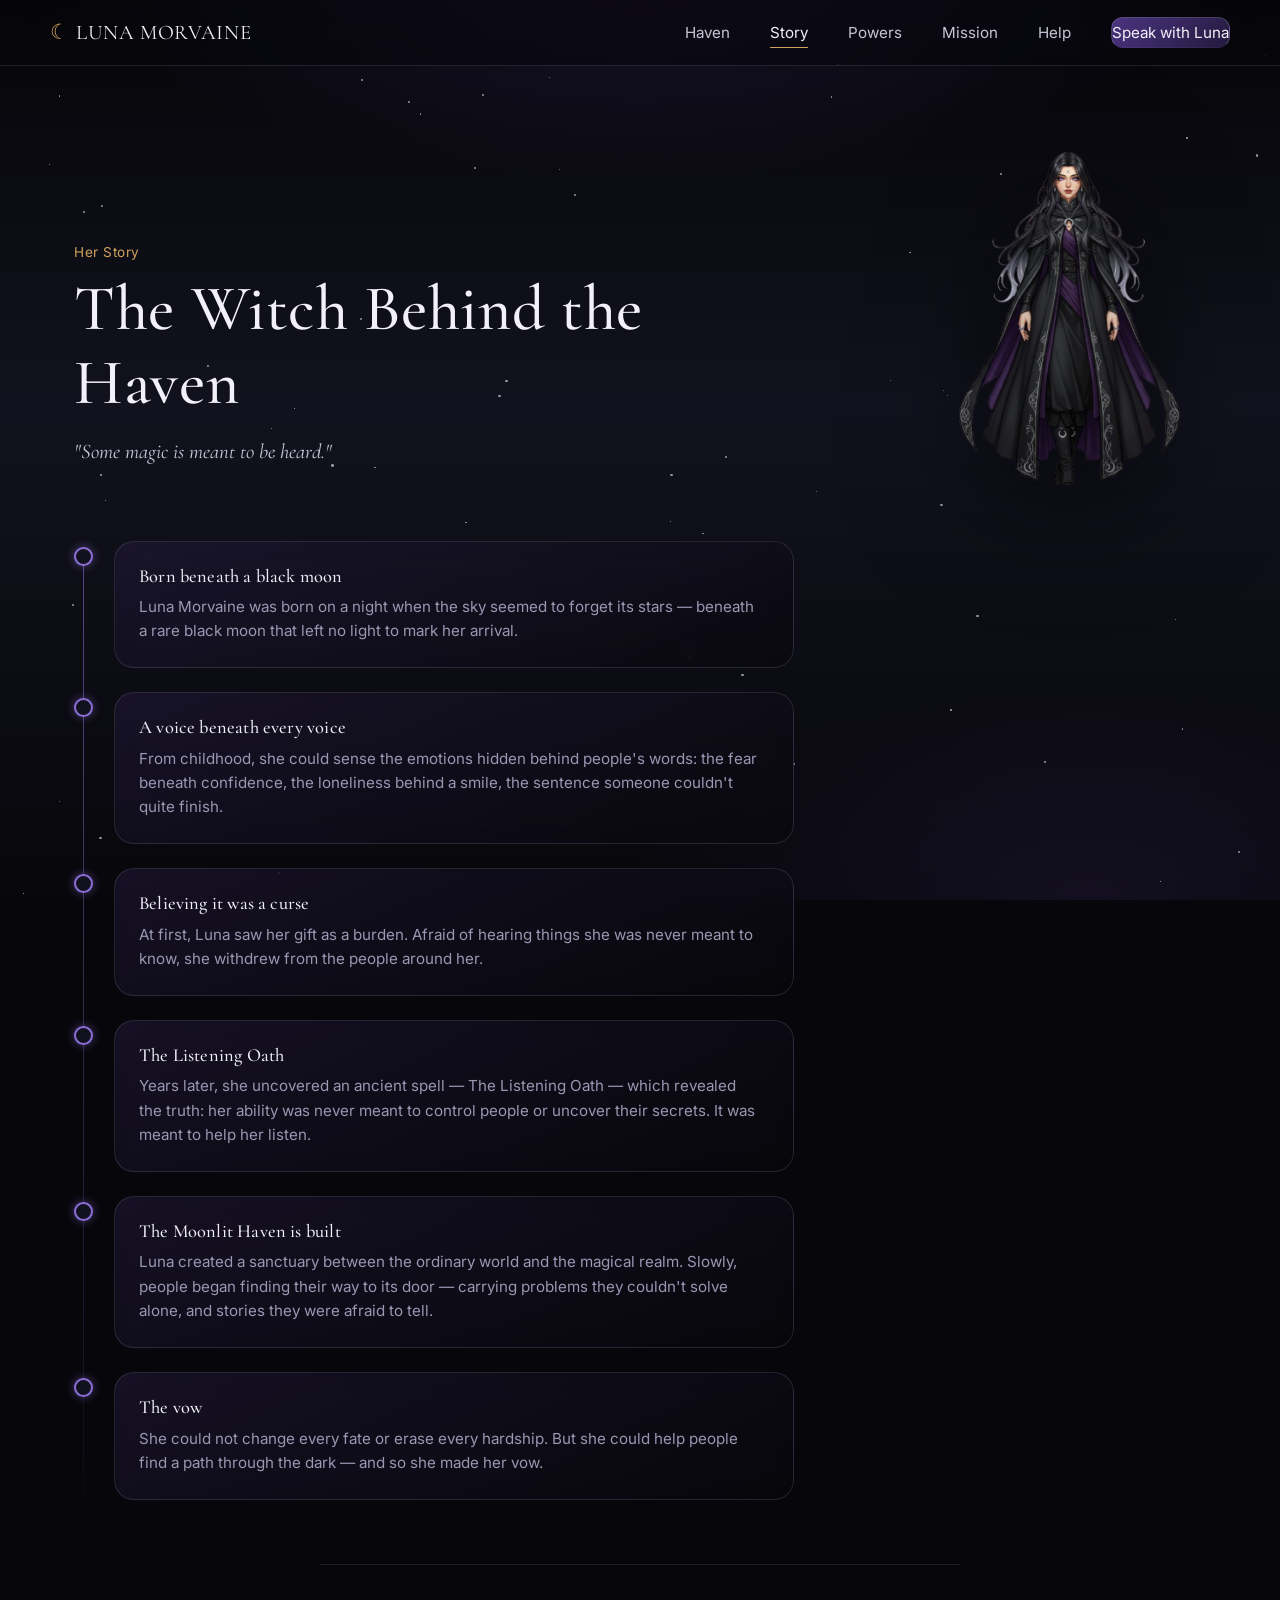
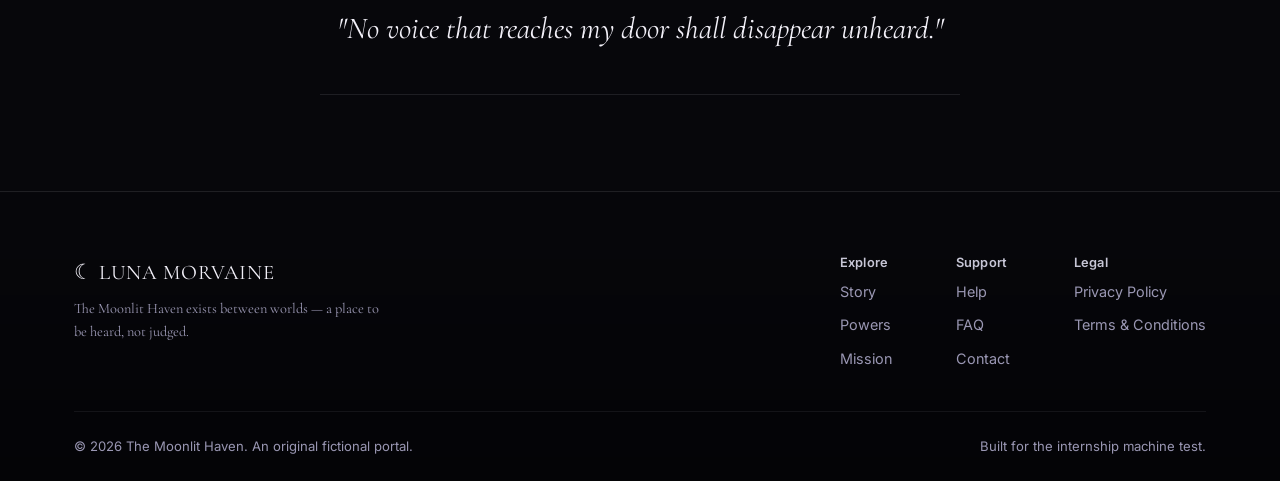
<file: frontend/story.html>
<!DOCTYPE html>
<html lang="en">
<head>
<meta charset="UTF-8" />
<meta name="viewport" content="width=device-width, initial-scale=1.0" />
<title>The Witch Behind the Haven — Luna Morvaine</title>
<meta name="description" content="The origin story of Luna Morvaine — born beneath a black moon, and the founder of the Moonlit Haven." />
<link rel="stylesheet" href="style.css" />
<link rel="stylesheet" href="animations.css" />
</head>
<body>
<a class="skip-link" href="#main">Skip to content</a>
<div class="haven-atmosphere" aria-hidden="true"></div>
<div class="haven-stars" aria-hidden="true"></div>

<header class="site-nav">
  <div class="nav-inner">
    <a class="brand" href="index.html"><span class="glyph">☾</span> LUNA MORVAINE</a>
    <button class="nav-toggle" aria-label="Toggle navigation" aria-expanded="false">☰</button>
    <ul class="nav-links">
      <li><a href="index.html">Haven</a></li>
      <li><a href="story.html" aria-current="page">Story</a></li>
      <li><a href="powers.html">Powers</a></li>
      <li><a href="mission.html">Mission</a></li>
      <li><a href="help.html">Help</a></li>
      <li><a class="nav-cta" href="#" id="speak-with-luna" aria-expanded="false">Speak with Luna</a></li>
    </ul>
  </div>
</header>

<main id="main">
  <section class="story-hero">
    <div class="container story-hero-grid">
      <div>
        <span class="eyebrow">Her Story</span>
        <h1>The Witch Behind the Haven</h1>
        <p class="story-subtitle">"Some magic is meant to be heard."</p>
      </div>
      <div class="luna-figure story-portrait">
        <img src="assets/hero/idle.png" alt="Luna Morvaine standing quietly, cloaked in black and deep violet" width="360" height="500" />
      </div>
    </div>
  </section>

  <section class="timeline-section">
    <div class="container">
      <ol class="timeline">
        <li class="timeline-item">
          <div class="timeline-marker" aria-hidden="true"></div>
          <div class="timeline-content glass-panel">
            <h3>Born beneath a black moon</h3>
            <p>Luna Morvaine was born on a night when the sky seemed to forget its stars — beneath a rare black moon that left no light to mark her arrival.</p>
          </div>
        </li>
        <li class="timeline-item">
          <div class="timeline-marker" aria-hidden="true"></div>
          <div class="timeline-content glass-panel">
            <h3>A voice beneath every voice</h3>
            <p>From childhood, she could sense the emotions hidden behind people's words: the fear beneath confidence, the loneliness behind a smile, the sentence someone couldn't quite finish.</p>
          </div>
        </li>
        <li class="timeline-item">
          <div class="timeline-marker" aria-hidden="true"></div>
          <div class="timeline-content glass-panel">
            <h3>Believing it was a curse</h3>
            <p>At first, Luna saw her gift as a burden. Afraid of hearing things she was never meant to know, she withdrew from the people around her.</p>
          </div>
        </li>
        <li class="timeline-item">
          <div class="timeline-marker" aria-hidden="true"></div>
          <div class="timeline-content glass-panel">
            <h3>The Listening Oath</h3>
            <p>Years later, she uncovered an ancient spell — The Listening Oath — which revealed the truth: her ability was never meant to control people or uncover their secrets. It was meant to help her listen.</p>
          </div>
        </li>
        <li class="timeline-item">
          <div class="timeline-marker" aria-hidden="true"></div>
          <div class="timeline-content glass-panel">
            <h3>The Moonlit Haven is built</h3>
            <p>Luna created a sanctuary between the ordinary world and the magical realm. Slowly, people began finding their way to its door — carrying problems they couldn't solve alone, and stories they were afraid to tell.</p>
          </div>
        </li>
        <li class="timeline-item">
          <div class="timeline-marker" aria-hidden="true"></div>
          <div class="timeline-content glass-panel">
            <h3>The vow</h3>
            <p>She could not change every fate or erase every hardship. But she could help people find a path through the dark — and so she made her vow.</p>
          </div>
        </li>
      </ol>

      <blockquote class="vow-quote">
        "No voice that reaches my door shall disappear unheard."
      </blockquote>
    </div>
  </section>
</main>

<footer class="site-footer">
  <div class="container">
    <div class="footer-inner">
      <div class="footer-brand">
        <span class="brand">☾ LUNA MORVAINE</span>
        <p>The Moonlit Haven exists between worlds — a place to be heard, not judged.</p>
      </div>
      <div class="footer-links">
        <div class="footer-col">
          <h4>Explore</h4>
          <ul>
            <li><a href="story.html">Story</a></li>
            <li><a href="powers.html">Powers</a></li>
            <li><a href="mission.html">Mission</a></li>
          </ul>
        </div>
        <div class="footer-col">
          <h4>Support</h4>
          <ul>
            <li><a href="help.html">Help</a></li>
            <li><a href="help.html#faq">FAQ</a></li>
            <li><a href="#" id="footer-speak-btn">Contact</a></li>
          </ul>
        </div>
        <div class="footer-col">
          <h4>Legal</h4>
          <ul>
            <li><a href="privacy.html">Privacy Policy</a></li>
            <li><a href="terms.html">Terms &amp; Conditions</a></li>
          </ul>
        </div>
      </div>
    </div>
    <div class="footer-bottom">
      <span>© <span data-year>2026</span> The Moonlit Haven. An original fictional portal.</span>
      <span>Built for the internship machine test.</span>
    </div>
  </div>
</footer>

<div id="luna-chat-overlay" class="chat-overlay" hidden>
  <div class="chat-panel glass-panel" id="luna-chat-panel" role="dialog" aria-label="Conversation with Luna Morvaine" aria-modal="false">
    <div class="chat-header">
      <div class="chat-avatar"><img src="assets/hero/idle.png" alt="" aria-hidden="true" /></div>
      <div class="chat-header-text"><strong>Luna Morvaine</strong><span>The Moonlit Haven</span></div>
      <button class="chat-close" id="luna-chat-close" aria-label="Minimize conversation">–</button>
    </div>
    <div class="chat-messages" id="luna-chat-messages" role="log" aria-live="polite"></div>
    <div class="typing-indicator" id="luna-typing-indicator" hidden aria-hidden="true">
      <span class="typing-dot"></span><span class="typing-dot"></span><span class="typing-dot"></span>
    </div>
    <form class="chat-input-row" id="luna-chat-form">
      <label for="luna-chat-input" class="visually-hidden">Your message to Luna</label>
      <input type="text" id="luna-chat-input" placeholder="Type your reply..." autocomplete="off" />
      <button type="submit" id="luna-chat-send" class="btn btn-primary chat-send-btn" aria-label="Send message">Send</button>
    </form>
  </div>
</div>

<script src="script.js"></script>
<script>window.LUNA_API_BASE = 'https://moonlit-haven-j2cd.onrender.com';</script>
<script src="chatbot.js"></script>
<script>
  document.getElementById('footer-speak-btn').addEventListener('click', (e) => { e.preventDefault(); window.LunaChat.open(); });
</script>
</body>
</html>
</file>
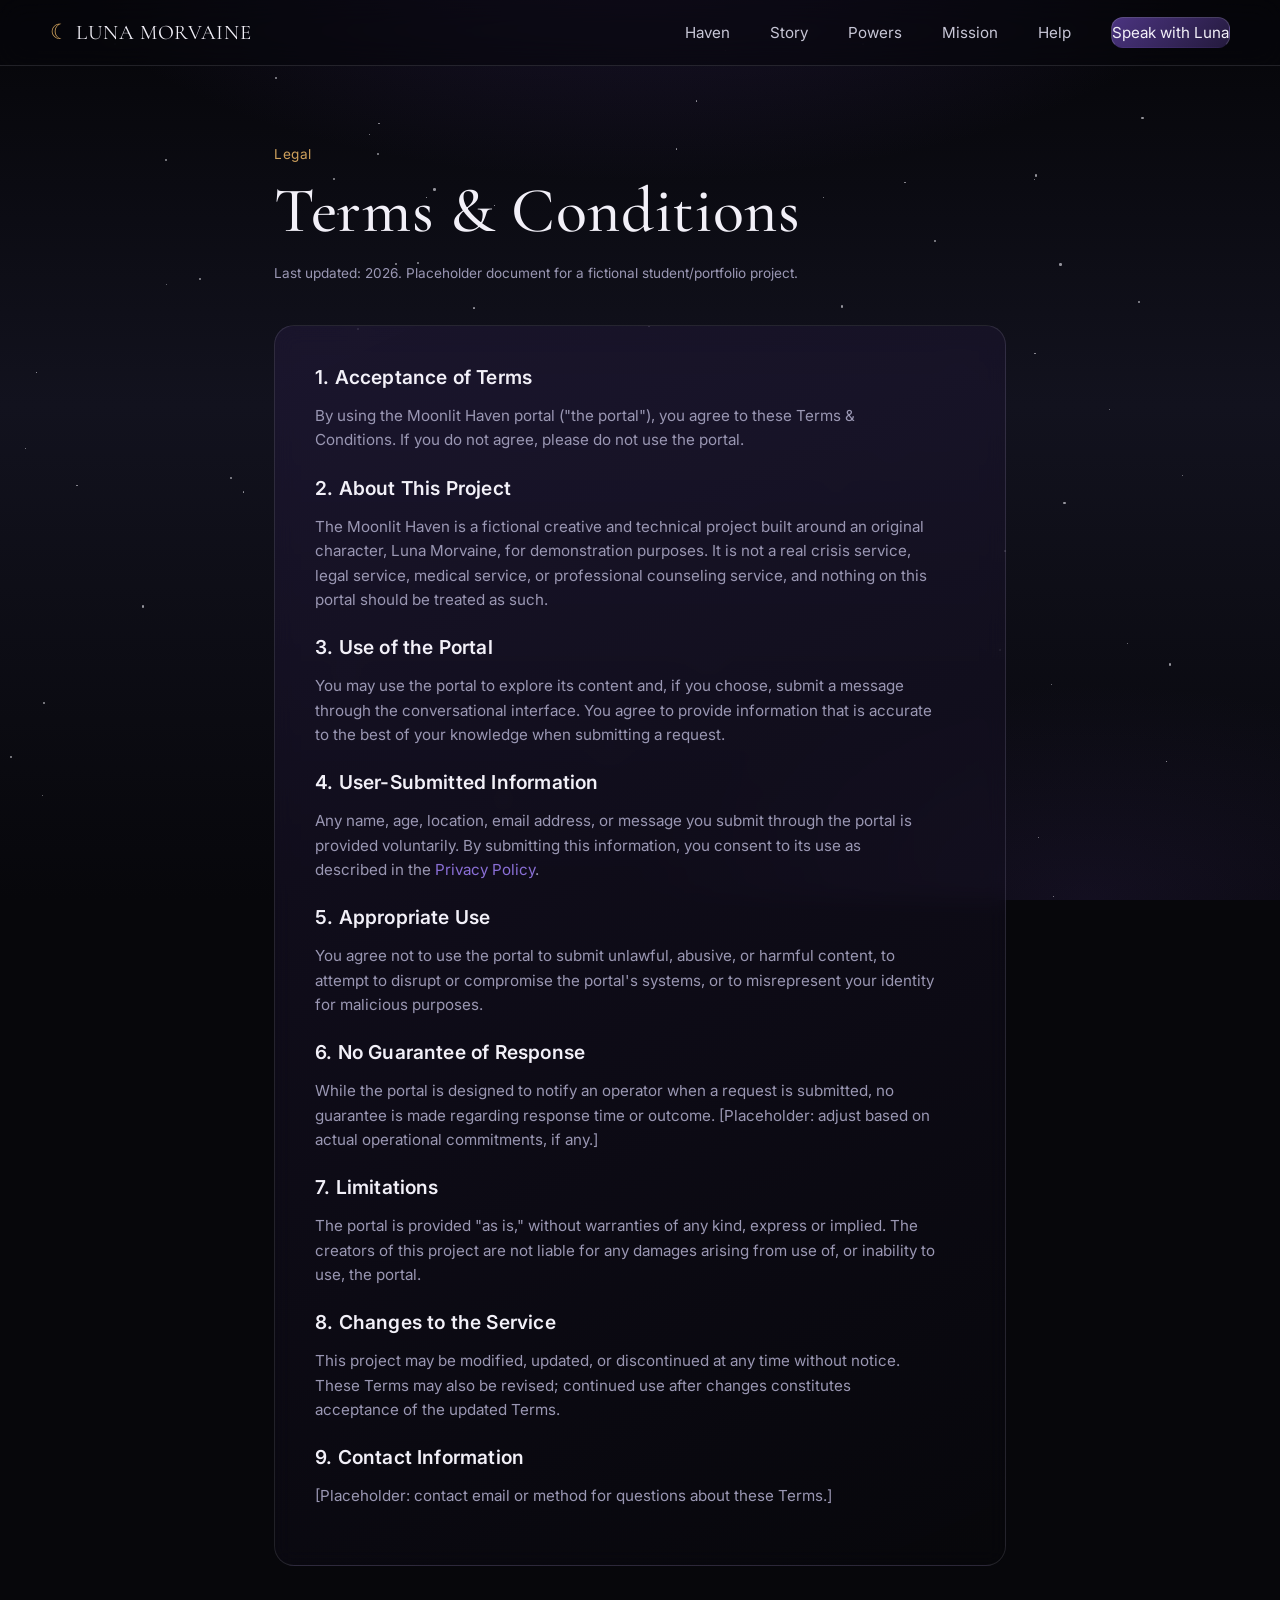
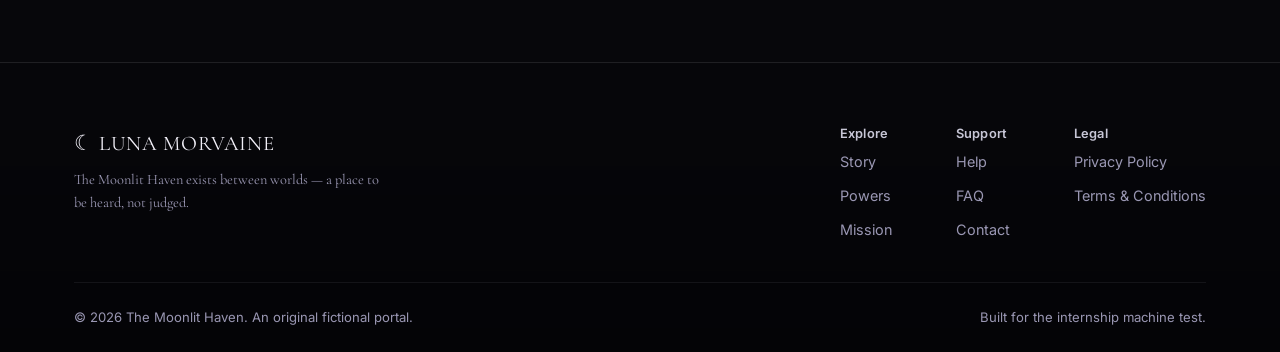
<file: frontend/terms.html>
<!DOCTYPE html>
<html lang="en">
<head>
<meta charset="UTF-8" />
<meta name="viewport" content="width=device-width, initial-scale=1.0" />
<title>Terms &amp; Conditions — The Moonlit Haven</title>
<meta name="description" content="Terms and Conditions for the Moonlit Haven help portal." />
<link rel="stylesheet" href="style.css" />
<link rel="stylesheet" href="animations.css" />
</head>
<body>
<a class="skip-link" href="#main">Skip to content</a>
<div class="haven-atmosphere" aria-hidden="true"></div>
<div class="haven-stars" aria-hidden="true"></div>

<header class="site-nav">
  <div class="nav-inner">
    <a class="brand" href="index.html"><span class="glyph">☾</span> LUNA MORVAINE</a>
    <button class="nav-toggle" aria-label="Toggle navigation" aria-expanded="false">☰</button>
    <ul class="nav-links">
      <li><a href="index.html">Haven</a></li>
      <li><a href="story.html">Story</a></li>
      <li><a href="powers.html">Powers</a></li>
      <li><a href="mission.html">Mission</a></li>
      <li><a href="help.html">Help</a></li>
      <li><a class="nav-cta" href="#" id="speak-with-luna" aria-expanded="false">Speak with Luna</a></li>
    </ul>
  </div>
</header>

<main id="main">
  <section class="legal-section">
    <div class="container legal-container">
      <span class="eyebrow">Legal</span>
      <h1>Terms &amp; Conditions</h1>
      <p class="legal-updated">Last updated: <span data-year>2026</span>. Placeholder document for a fictional student/portfolio project.</p>

      <div class="glass-panel legal-body">
        <h2>1. Acceptance of Terms</h2>
        <p>By using the Moonlit Haven portal ("the portal"), you agree to these Terms &amp; Conditions. If you do not agree, please do not use the portal.</p>

        <h2>2. About This Project</h2>
        <p>The Moonlit Haven is a fictional creative and technical project built around an original character, Luna Morvaine, for demonstration purposes. It is not a real crisis service, legal service, medical service, or professional counseling service, and nothing on this portal should be treated as such.</p>

        <h2>3. Use of the Portal</h2>
        <p>You may use the portal to explore its content and, if you choose, submit a message through the conversational interface. You agree to provide information that is accurate to the best of your knowledge when submitting a request.</p>

        <h2>4. User-Submitted Information</h2>
        <p>Any name, age, location, email address, or message you submit through the portal is provided voluntarily. By submitting this information, you consent to its use as described in the <a href="privacy.html">Privacy Policy</a>.</p>

        <h2>5. Appropriate Use</h2>
        <p>You agree not to use the portal to submit unlawful, abusive, or harmful content, to attempt to disrupt or compromise the portal's systems, or to misrepresent your identity for malicious purposes.</p>

        <h2>6. No Guarantee of Response</h2>
        <p>While the portal is designed to notify an operator when a request is submitted, no guarantee is made regarding response time or outcome. [Placeholder: adjust based on actual operational commitments, if any.]</p>

        <h2>7. Limitations</h2>
        <p>The portal is provided "as is," without warranties of any kind, express or implied. The creators of this project are not liable for any damages arising from use of, or inability to use, the portal.</p>

        <h2>8. Changes to the Service</h2>
        <p>This project may be modified, updated, or discontinued at any time without notice. These Terms may also be revised; continued use after changes constitutes acceptance of the updated Terms.</p>

        <h2>9. Contact Information</h2>
        <p>[Placeholder: contact email or method for questions about these Terms.]</p>
      </div>
    </div>
  </section>
</main>

<footer class="site-footer">
  <div class="container">
    <div class="footer-inner">
      <div class="footer-brand">
        <span class="brand">☾ LUNA MORVAINE</span>
        <p>The Moonlit Haven exists between worlds — a place to be heard, not judged.</p>
      </div>
      <div class="footer-links">
        <div class="footer-col">
          <h4>Explore</h4>
          <ul>
            <li><a href="story.html">Story</a></li>
            <li><a href="powers.html">Powers</a></li>
            <li><a href="mission.html">Mission</a></li>
          </ul>
        </div>
        <div class="footer-col">
          <h4>Support</h4>
          <ul>
            <li><a href="help.html">Help</a></li>
            <li><a href="help.html#faq">FAQ</a></li>
            <li><a href="#" id="footer-speak-btn">Contact</a></li>
          </ul>
        </div>
        <div class="footer-col">
          <h4>Legal</h4>
          <ul>
            <li><a href="privacy.html">Privacy Policy</a></li>
            <li><a href="terms.html" aria-current="page">Terms &amp; Conditions</a></li>
          </ul>
        </div>
      </div>
    </div>
    <div class="footer-bottom">
      <span>© <span data-year>2026</span> The Moonlit Haven. An original fictional portal.</span>
      <span>Built for the internship machine test.</span>
    </div>
  </div>
</footer>

<div id="luna-chat-overlay" class="chat-overlay" hidden>
  <div class="chat-panel glass-panel" id="luna-chat-panel" role="dialog" aria-label="Conversation with Luna Morvaine" aria-modal="false">
    <div class="chat-header">
      <div class="chat-avatar"><img src="assets/hero/idle.png" alt="" aria-hidden="true" /></div>
      <div class="chat-header-text"><strong>Luna Morvaine</strong><span>The Moonlit Haven</span></div>
      <button class="chat-close" id="luna-chat-close" aria-label="Minimize conversation">–</button>
    </div>
    <div class="chat-messages" id="luna-chat-messages" role="log" aria-live="polite"></div>
    <div class="typing-indicator" id="luna-typing-indicator" hidden aria-hidden="true">
      <span class="typing-dot"></span><span class="typing-dot"></span><span class="typing-dot"></span>
    </div>
    <form class="chat-input-row" id="luna-chat-form">
      <label for="luna-chat-input" class="visually-hidden">Your message to Luna</label>
      <input type="text" id="luna-chat-input" placeholder="Type your reply..." autocomplete="off" />
      <button type="submit" id="luna-chat-send" class="btn btn-primary chat-send-btn" aria-label="Send message">Send</button>
    </form>
  </div>
</div>

<script src="script.js"></script>
<script>window.LUNA_API_BASE = 'https://moonlit-haven-j2cd.onrender.com';</script>
<script src="chatbot.js"></script>
<script>
  document.getElementById('footer-speak-btn').addEventListener('click', (e) => { e.preventDefault(); window.LunaChat.open(); });
</script>
</body>
</html>
</file>
<file: frontend/style.css>
/* ==========================================================================
   Luna Morvaine — The Moonlit Haven
   Core design system: reset, tokens, layout, components
   ========================================================================== */

@import url('https://fonts.googleapis.com/css2?family=Cormorant+Garamond:ital,wght@0,400;0,500;0,600;1,400&family=Inter:wght@400;500;600&display=swap');

:root {
  /* Color tokens */
  --void: #07070b;
  --midnight: #12121e;
  --violet-deep: #241a3d;
  --violet: #4b3480;
  --violet-glow: #8a6fd6;
  --silver: #c7c6d6;
  --lunar-white: #f2f0f8;
  --gold: #cfa15c;
  --ink: #050508;

  --text-primary: var(--lunar-white);
  --text-muted: #9a97b3;

  /* Type */
  --font-display: 'Cormorant Garamond', Georgia, serif;
  --font-body: 'Inter', -apple-system, BlinkMacSystemFont, sans-serif;

  /* Spacing scale */
  --space-1: 0.5rem;
  --space-2: 1rem;
  --space-3: 1.5rem;
  --space-4: 2.5rem;
  --space-5: 4rem;
  --space-6: 6rem;

  --radius-sm: 6px;
  --radius-md: 12px;
  --radius-lg: 20px;

  --shadow-glow: 0 0 40px rgba(138, 111, 214, 0.25);
  --border-glass: 1px solid rgba(199, 198, 214, 0.14);

  --ease-cinematic: cubic-bezier(0.16, 1, 0.3, 1);
}

* { box-sizing: border-box; }

html {
  scroll-behavior: smooth;
}

@media (prefers-reduced-motion: reduce) {
  html { scroll-behavior: auto; }
  *, *::before, *::after {
    animation-duration: 0.01ms !important;
    animation-iteration-count: 1 !important;
    transition-duration: 0.01ms !important;
    scroll-behavior: auto !important;
  }
}

body {
  margin: 0;
  min-height: 100vh;
  background: var(--void);
  color: var(--text-primary);
  font-family: var(--font-body);
  font-size: 16px;
  line-height: 1.6;
  overflow-x: hidden;
  position: relative;
}

/* Background atmosphere: stars + gradient, present on every page */
.haven-atmosphere {
  position: fixed;
  inset: 0;
  z-index: -2;
  background:
    radial-gradient(ellipse 80% 50% at 50% -10%, rgba(75, 52, 128, 0.35), transparent 60%),
    radial-gradient(ellipse 60% 40% at 85% 100%, rgba(75, 52, 128, 0.18), transparent 60%),
    linear-gradient(180deg, var(--ink) 0%, var(--midnight) 45%, var(--void) 100%);
}

.haven-stars {
  position: fixed;
  inset: 0;
  z-index: -1;
  pointer-events: none;
}

img { max-width: 100%; display: block; }

h1, h2, h3, h4 {
  font-family: var(--font-display);
  font-weight: 500;
  letter-spacing: 0.01em;
  line-height: 1.15;
  margin: 0 0 var(--space-2);
  color: var(--lunar-white);
}

h1 { font-size: clamp(2.4rem, 5vw, 4.2rem); }
h2 { font-size: clamp(1.9rem, 3.4vw, 2.8rem); }
h3 { font-size: clamp(1.3rem, 2vw, 1.7rem); }

p { margin: 0 0 var(--space-2); color: var(--text-muted); max-width: 62ch; }

a { color: var(--violet-glow); text-decoration: none; }
a:hover { color: var(--gold); }

.container {
  max-width: 1180px;
  margin: 0 auto;
  padding: 0 var(--space-3);
}

section { padding: var(--space-6) 0; position: relative; }

/* Focus visibility for accessibility */
a:focus-visible,
button:focus-visible,
input:focus-visible,
textarea:focus-visible {
  outline: 2px solid var(--gold);
  outline-offset: 3px;
  border-radius: var(--radius-sm);
}

/* ==========================================================================
   Navigation
   ========================================================================== */

.site-nav {
  position: fixed;
  top: 0;
  left: 0;
  right: 0;
  z-index: 100;
  display: flex;
  align-items: center;
  justify-content: space-between;
  padding: var(--space-2) var(--space-3);
  background: rgba(7, 7, 11, 0.55);
  backdrop-filter: blur(14px);
  -webkit-backdrop-filter: blur(14px);
  border-bottom: var(--border-glass);
}

.nav-inner {
  max-width: 1180px;
  margin: 0 auto;
  width: 100%;
  display: flex;
  align-items: center;
  justify-content: space-between;
}

.brand {
  font-family: var(--font-display);
  font-size: 1.3rem;
  color: var(--lunar-white);
  letter-spacing: 0.03em;
  display: flex;
  align-items: center;
  gap: 0.4rem;
}
.brand:hover { color: var(--lunar-white); }
.brand .glyph { color: var(--gold); }

.nav-links {
  display: flex;
  align-items: center;
  gap: var(--space-4);
  list-style: none;
  margin: 0;
  padding: 0;
}

.nav-links a {
  color: var(--silver);
  font-size: 0.95rem;
  padding: 0.3rem 0;
  border-bottom: 1px solid transparent;
  transition: color 0.25s var(--ease-cinematic), border-color 0.25s var(--ease-cinematic);
}
.nav-links a:hover,
.nav-links a[aria-current="page"] {
  color: var(--lunar-white);
  border-bottom-color: var(--gold);
}

.nav-cta {
  background: linear-gradient(135deg, var(--violet), var(--violet-deep));
  color: var(--lunar-white) !important;
  padding: 0.55rem 1.2rem;
  border-radius: var(--radius-md);
  border: 1px solid rgba(199, 198, 214, 0.2);
  font-size: 0.9rem;
  transition: box-shadow 0.3s var(--ease-cinematic), transform 0.2s var(--ease-cinematic);
}
.nav-cta:hover {
  box-shadow: var(--shadow-glow);
  transform: translateY(-1px);
  color: var(--lunar-white) !important;
}

.nav-toggle {
  display: none;
  background: none;
  border: none;
  color: var(--lunar-white);
  font-size: 1.6rem;
  cursor: pointer;
  padding: 0.2rem 0.5rem;
}

@media (max-width: 860px) {
  .nav-toggle { display: block; }
  .nav-links {
    position: fixed;
    top: 64px;
    right: 0;
    left: 0;
    background: rgba(10, 9, 17, 0.97);
    border-bottom: var(--border-glass);
    flex-direction: column;
    align-items: flex-start;
    gap: var(--space-2);
    padding: var(--space-3);
    transform: translateY(-130%);
    opacity: 0;
    transition: transform 0.35s var(--ease-cinematic), opacity 0.35s var(--ease-cinematic);
  }
  .nav-links.open {
    transform: translateY(0);
    opacity: 1;
  }
  .nav-cta { width: 100%; text-align: center; }
}

/* ==========================================================================
   Buttons
   ========================================================================== */

.btn {
  display: inline-flex;
  align-items: center;
  gap: 0.5rem;
  font-family: var(--font-body);
  font-size: 0.95rem;
  font-weight: 500;
  padding: 0.85rem 1.7rem;
  border-radius: var(--radius-md);
  border: 1px solid transparent;
  cursor: pointer;
  transition: transform 0.2s var(--ease-cinematic), box-shadow 0.3s var(--ease-cinematic), background 0.25s;
}

.btn-primary {
  background: linear-gradient(135deg, var(--violet-glow), var(--violet));
  color: var(--lunar-white);
}
.btn-primary:hover { box-shadow: var(--shadow-glow); transform: translateY(-2px); color: var(--lunar-white); }

.btn-ghost {
  background: rgba(199, 198, 214, 0.06);
  border-color: rgba(199, 198, 214, 0.25);
  color: var(--lunar-white);
}
.btn-ghost:hover { background: rgba(199, 198, 214, 0.12); color: var(--lunar-white); }

.btn-gold {
  background: linear-gradient(135deg, var(--gold), #a97f3d);
  color: var(--ink);
}
.btn-gold:hover { box-shadow: 0 0 30px rgba(207, 161, 92, 0.35); transform: translateY(-2px); color: var(--ink); }

/* ==========================================================================
   Glass panel component
   ========================================================================== */

.glass-panel {
  background: linear-gradient(155deg, rgba(36, 26, 61, 0.5), rgba(7, 7, 11, 0.55));
  border: var(--border-glass);
  border-radius: var(--radius-lg);
  backdrop-filter: blur(10px);
  -webkit-backdrop-filter: blur(10px);
}

/* ==========================================================================
   Footer
   ========================================================================== */

.site-footer {
  border-top: var(--border-glass);
  padding: var(--space-5) 0 var(--space-3);
  background: linear-gradient(180deg, transparent, rgba(0,0,0,0.4));
}

.footer-inner {
  display: flex;
  flex-wrap: wrap;
  justify-content: space-between;
  gap: var(--space-4);
  margin-bottom: var(--space-4);
}

.footer-brand {
  font-family: var(--font-display);
  font-size: 1.2rem;
  color: var(--lunar-white);
  max-width: 320px;
}

.footer-brand p { margin-top: var(--space-1); font-size: 0.9rem; }

.footer-links {
  display: flex;
  gap: var(--space-5);
  flex-wrap: wrap;
}

.footer-col h4 {
  font-family: var(--font-body);
  font-size: 0.8rem;
  text-transform: none;
  color: var(--silver);
  font-weight: 600;
  margin-bottom: var(--space-1);
}

.footer-col ul { list-style: none; margin: 0; padding: 0; display: flex; flex-direction: column; gap: 0.5rem; }
.footer-col a { color: var(--text-muted); font-size: 0.9rem; }
.footer-col a:hover { color: var(--gold); }

.footer-bottom {
  border-top: 1px solid rgba(199,198,214,0.08);
  padding-top: var(--space-3);
  font-size: 0.82rem;
  color: var(--text-muted);
  display: flex;
  justify-content: space-between;
  flex-wrap: wrap;
  gap: var(--space-1);
}

/* ==========================================================================
   Hero character layer (used across pages)
   ========================================================================== */

.luna-figure {
  position: relative;
  display: block;
  filter: drop-shadow(0 25px 60px rgba(0,0,0,0.6));
}

.luna-figure img {
  width: 100%;
  height: auto;
  position: relative;
  z-index: 2;
}

/* ==========================================================================
   Utility
   ========================================================================== */

.eyebrow {
  color: var(--gold);
  font-size: 0.85rem;
  letter-spacing: 0.04em;
  margin-bottom: var(--space-1);
  display: block;
  font-family: var(--font-body);
}

.text-center { text-align: center; }
.mx-auto { margin-left: auto; margin-right: auto; }

.section-head {
  max-width: 640px;
  margin-bottom: var(--space-4);
}
.section-head.center { margin-left: auto; margin-right: auto; text-align: center; }

.visually-hidden {
  position: absolute;
  width: 1px; height: 1px;
  padding: 0; margin: -1px;
  overflow: hidden;
  clip: rect(0,0,0,0);
  white-space: nowrap;
  border: 0;
}

.skip-link {
  position: absolute;
  left: -999px;
  top: auto;
  background: var(--violet);
  color: var(--lunar-white);
  padding: 0.8rem 1.2rem;
  border-radius: var(--radius-sm);
  z-index: 999;
}
.skip-link:focus {
  left: var(--space-2);
  top: var(--space-2);
}

/* ==========================================================================
   Home page — hero
   ========================================================================== */

.hero-section {
  padding-top: calc(var(--space-6) + 3rem);
  padding-bottom: var(--space-5);
}

.hero-grid {
  display: grid;
  grid-template-columns: 1.05fr 0.95fr;
  gap: var(--space-5);
  align-items: center;
}

.hero-copy .eyebrow { margin-bottom: var(--space-2); }
.hero-copy p { font-size: 1.08rem; margin-bottom: var(--space-4); }
.hero-actions { display: flex; gap: var(--space-2); flex-wrap: wrap; }

.hero-figure-wrap {
  position: relative;
  min-height: 480px;
  display: flex;
  align-items: flex-end;
  justify-content: center;
}

.hero-window {
  position: absolute;
  top: -6%;
  left: 50%;
  transform: translateX(-50%);
  width: 78%;
  height: 92%;
  border-radius: 50% 50% 8% 8% / 30% 30% 4% 4%;
  background:
    radial-gradient(circle at 50% 22%, rgba(242,240,248,0.16), transparent 40%),
    linear-gradient(180deg, rgba(75,52,128,0.22), rgba(7,7,11,0.05));
  border: 1px solid rgba(199,198,214,0.14);
  box-shadow: inset 0 0 60px rgba(138,111,214,0.15);
  z-index: 0;
}

.hero-figure-wrap .luna-figure {
  width: min(100%, 400px);
  z-index: 2;
}

/* ==========================================================================
   Intro strip
   ========================================================================== */

.intro-strip { padding-top: var(--space-4); padding-bottom: var(--space-4); }
.intro-grid {
  display: grid;
  grid-template-columns: repeat(3, 1fr);
  gap: var(--space-3);
}
.intro-card { padding: var(--space-4); }
.intro-card h3 { font-size: 1.2rem; margin-bottom: 0.6rem; }
.intro-card p { margin: 0; font-size: 0.95rem; }

/* ==========================================================================
   Path links (home page navigation cards)
   ========================================================================== */

.path-links {
  display: grid;
  grid-template-columns: repeat(4, 1fr);
  gap: var(--space-2);
}

.path-link {
  display: block;
  padding: var(--space-3);
  border: var(--border-glass);
  border-radius: var(--radius-md);
  background: rgba(199,198,214,0.03);
  transition: border-color 0.25s var(--ease-cinematic), transform 0.25s var(--ease-cinematic), background 0.25s;
}
.path-link:hover {
  border-color: rgba(138,111,214,0.5);
  background: rgba(138,111,214,0.06);
  transform: translateY(-3px);
}
.path-link h3 { font-size: 1.1rem; margin-bottom: 0.4rem; color: var(--lunar-white); }
.path-link p { font-size: 0.88rem; margin: 0; }

@media (max-width: 900px) {
  .hero-grid { grid-template-columns: 1fr; }
  .hero-figure-wrap { order: -1; min-height: 360px; }
  .intro-grid { grid-template-columns: 1fr; }
  .path-links { grid-template-columns: 1fr 1fr; }
}
@media (max-width: 540px) {
  .path-links { grid-template-columns: 1fr; }
}

/* ==========================================================================
   Chat overlay
   ========================================================================== */

.chat-overlay {
  position: fixed;
  bottom: var(--space-3);
  right: var(--space-3);
  z-index: 200;
  width: min(400px, calc(100vw - 2rem));
  opacity: 0;
  transform: translateY(24px) scale(0.98);
  transition: opacity 0.35s var(--ease-cinematic), transform 0.35s var(--ease-cinematic);
  pointer-events: none;
}
.chat-overlay.is-open {
  opacity: 1;
  transform: translateY(0) scale(1);
  pointer-events: auto;
}

.chat-panel {
  display: flex;
  flex-direction: column;
  height: min(560px, 72vh);
  padding: 0;
  overflow: hidden;
  box-shadow: 0 20px 60px rgba(0,0,0,0.55), var(--shadow-glow);
}

.chat-header {
  display: flex;
  align-items: center;
  gap: 0.7rem;
  padding: var(--space-2) var(--space-2);
  border-bottom: var(--border-glass);
  background: rgba(36,26,61,0.35);
}

.chat-avatar {
  width: 38px; height: 38px;
  border-radius: 50%;
  overflow: hidden;
  border: 1px solid rgba(199,198,214,0.3);
  flex-shrink: 0;
  background: var(--midnight);
}
.chat-avatar img { width: 100%; height: 100%; object-fit: cover; object-position: top center; transform: scale(2.2) translateY(8%); }

.chat-header-text { display: flex; flex-direction: column; line-height: 1.2; flex: 1; }
.chat-header-text strong { font-family: var(--font-display); font-size: 1.05rem; color: var(--lunar-white); }
.chat-header-text span { font-size: 0.75rem; color: var(--text-muted); }

.chat-close {
  background: none; border: none; color: var(--text-muted);
  font-size: 1.4rem; line-height: 1; cursor: pointer; padding: 0.2rem 0.5rem;
}
.chat-close:hover { color: var(--lunar-white); }

.chat-messages {
  flex: 1;
  overflow-y: auto;
  padding: var(--space-2);
  display: flex;
  flex-direction: column;
  gap: 0.6rem;
}

.msg-row { display: flex; }
.msg-row.visitor { justify-content: flex-end; }

.msg-bubble {
  max-width: 82%;
  padding: 0.65rem 0.95rem;
  border-radius: var(--radius-md);
  font-size: 0.92rem;
  line-height: 1.45;
}
.msg-bubble.luna {
  background: rgba(138,111,214,0.14);
  border: 1px solid rgba(138,111,214,0.3);
  color: var(--lunar-white);
  border-bottom-left-radius: 4px;
}
.msg-bubble.visitor {
  background: rgba(199,198,214,0.1);
  color: var(--lunar-white);
  border-bottom-right-radius: 4px;
}

.typing-indicator {
  display: flex;
  gap: 4px;
  padding: 0 var(--space-2) 0.4rem;
}
.typing-dot {
  width: 6px; height: 6px; border-radius: 50%;
  background: var(--violet-glow);
}

.chat-input-row {
  display: flex;
  gap: 0.5rem;
  padding: var(--space-2);
  border-top: var(--border-glass);
  background: rgba(7,7,11,0.4);
}
.chat-input-row input {
  flex: 1;
  background: rgba(199,198,214,0.06);
  border: 1px solid rgba(199,198,214,0.18);
  border-radius: var(--radius-md);
  padding: 0.65rem 0.9rem;
  color: var(--lunar-white);
  font-family: var(--font-body);
  font-size: 0.92rem;
}
.chat-input-row input:focus { outline: 2px solid var(--gold); outline-offset: 1px; }
.chat-send-btn { padding: 0.6rem 1.1rem; font-size: 0.88rem; }

@media (max-width: 480px) {
  .chat-overlay { right: var(--space-2); bottom: var(--space-2); width: calc(100vw - 1.5rem); }
  .chat-panel { height: min(520px, 78vh); }
}

/* ==========================================================================
   Powers page
   ========================================================================== */

.powers-hero { padding-top: calc(var(--space-6) + 3rem); padding-bottom: var(--space-3); }
.powers-hero p { font-size: 1.05rem; }

.powers-stage-section { padding-top: var(--space-2); }

.power-stage {
  position: relative;
  max-width: 420px;
  margin: 0 auto var(--space-4);
  min-height: 460px;
  display: flex;
  align-items: flex-end;
  justify-content: center;
}
.power-stage .luna-figure { width: 100%; }
.power-stage .luna-figure img { width: 100%; }

.power-details {
  max-width: 640px;
  margin: 0 auto var(--space-4);
  padding: var(--space-3) var(--space-4);
  text-align: center;
}
.power-details h2 { margin-bottom: 0.6rem; }
.power-details p { margin: 0 auto; }

.power-buttons {
  display: grid;
  grid-template-columns: repeat(5, 1fr);
  gap: var(--space-1);
  max-width: 900px;
  margin: 0 auto;
}

.power-btn {
  display: flex;
  flex-direction: column;
  align-items: center;
  gap: 0.4rem;
  padding: var(--space-2) 0.6rem;
  background: rgba(199,198,214,0.04);
  border: 1px solid rgba(199,198,214,0.14);
  border-radius: var(--radius-md);
  color: var(--silver);
  font-family: var(--font-body);
  font-size: 0.82rem;
  cursor: pointer;
  transition: border-color 0.25s, background 0.25s, color 0.25s, transform 0.2s;
}
.power-btn-icon { font-size: 1.3rem; color: var(--violet-glow); }
.power-btn:hover { border-color: rgba(138,111,214,0.5); background: rgba(138,111,214,0.08); }
.power-btn.active {
  border-color: var(--gold);
  background: rgba(207,161,92,0.1);
  color: var(--lunar-white);
  transform: translateY(-2px);
}
.power-btn.active .power-btn-icon { color: var(--gold); }

@media (max-width: 720px) {
  .power-buttons { grid-template-columns: repeat(3, 1fr); }
}
@media (max-width: 460px) {
  .power-buttons { grid-template-columns: repeat(2, 1fr); }
  .power-stage { min-height: 380px; }
}

/* ==========================================================================
   Story page
   ========================================================================== */

.story-hero { padding-top: calc(var(--space-6) + 3rem); padding-bottom: var(--space-4); }
.story-hero-grid {
  display: grid;
  grid-template-columns: 1.2fr 0.8fr;
  gap: var(--space-4);
  align-items: end;
}
.story-subtitle {
  font-family: var(--font-display);
  font-style: italic;
  font-size: 1.3rem;
  color: var(--silver);
  margin-top: var(--space-1);
}
.story-portrait { max-width: 280px; margin-left: auto; }

.timeline-section { padding-top: var(--space-2); }

.timeline {
  list-style: none;
  margin: 0 0 var(--space-5);
  padding: 0;
  position: relative;
  max-width: 720px;
}
.timeline::before {
  content: "";
  position: absolute;
  left: 9px;
  top: 8px;
  bottom: 8px;
  width: 1px;
  background: linear-gradient(180deg, rgba(138,111,214,0.6), rgba(138,111,214,0.05));
}

.timeline-item {
  position: relative;
  padding-left: var(--space-4);
  margin-bottom: var(--space-3);
}
.timeline-marker {
  position: absolute;
  left: 0;
  top: 6px;
  width: 19px;
  height: 19px;
  border-radius: 50%;
  background: var(--midnight);
  border: 2px solid var(--violet-glow);
  box-shadow: 0 0 10px rgba(138,111,214,0.5);
}
.timeline-content { padding: var(--space-3); }
.timeline-content h3 { font-size: 1.15rem; margin-bottom: 0.5rem; }
.timeline-content p { margin: 0; font-size: 0.95rem; }

.vow-quote {
  margin: 0 auto;
  max-width: 640px;
  text-align: center;
  font-family: var(--font-display);
  font-style: italic;
  font-size: clamp(1.4rem, 2.6vw, 1.9rem);
  color: var(--lunar-white);
  padding: var(--space-4) 0;
  border-top: 1px solid rgba(199,198,214,0.12);
  border-bottom: 1px solid rgba(199,198,214,0.12);
}

@media (max-width: 780px) {
  .story-hero-grid { grid-template-columns: 1fr; }
  .story-portrait { max-width: 220px; margin: 0 auto; }
}

/* ==========================================================================
   Mission page
   ========================================================================== */

.mission-hero { padding-top: calc(var(--space-6) + 3rem); padding-bottom: var(--space-3); }
.mission-quote {
  max-width: 760px;
  margin: var(--space-3) auto 0;
  font-family: var(--font-display);
  font-style: italic;
  font-size: clamp(1.5rem, 3vw, 2.1rem);
  color: var(--lunar-white);
  line-height: 1.35;
}

.mission-grid {
  display: grid;
  grid-template-columns: repeat(2, 1fr);
  gap: var(--space-3);
  margin-bottom: var(--space-5);
}
.mission-card { padding: var(--space-4); }
.mission-card h3 { margin-bottom: 0.6rem; }
.mission-card p { margin: 0; }

.mission-cta { max-width: 560px; margin: 0 auto; }
.mission-cta p { margin-bottom: var(--space-3); }

@media (max-width: 720px) {
  .mission-grid { grid-template-columns: 1fr; }
}

/* ==========================================================================
   Help page
   ========================================================================== */

.help-hero { padding-top: calc(var(--space-6) + 3rem); padding-bottom: var(--space-3); }
.help-hero p { margin: var(--space-2) auto var(--space-3); font-size: 1.05rem; }

.steps-list {
  list-style: none;
  margin: 0;
  padding: 0;
  display: grid;
  grid-template-columns: repeat(2, 1fr);
  gap: var(--space-2);
}
.step-item {
  display: flex;
  gap: var(--space-2);
  padding: var(--space-3);
  align-items: flex-start;
}
.step-num {
  flex-shrink: 0;
  width: 34px; height: 34px;
  border-radius: 50%;
  border: 1px solid rgba(207,161,92,0.5);
  color: var(--gold);
  display: flex; align-items: center; justify-content: center;
  font-family: var(--font-display);
  font-size: 1rem;
}
.step-item h3 { font-size: 1.05rem; margin-bottom: 0.3rem; }
.step-item p { margin: 0; font-size: 0.92rem; }

.faq-list { display: flex; flex-direction: column; gap: var(--space-2); max-width: 760px; margin: 0 auto; }
.faq-item { padding: var(--space-3); }
.faq-item summary {
  cursor: pointer;
  font-family: var(--font-body);
  font-weight: 600;
  color: var(--lunar-white);
  list-style: none;
  position: relative;
  padding-right: 1.5rem;
}
.faq-item summary::-webkit-details-marker { display: none; }
.faq-item summary::after {
  content: "+";
  position: absolute;
  right: 0; top: 0;
  color: var(--gold);
  font-size: 1.2rem;
}
.faq-item[open] summary::after { content: "–"; }
.faq-item p { margin-top: var(--space-1); margin-bottom: 0; font-size: 0.92rem; }

@media (max-width: 720px) {
  .steps-list { grid-template-columns: 1fr; }
}

/* ==========================================================================
   Legal pages
   ========================================================================== */

.legal-section { padding-top: calc(var(--space-6) + 3rem); }
.legal-container { max-width: 780px; }
.legal-updated { font-size: 0.85rem; margin-bottom: var(--space-4); }
.legal-body { padding: var(--space-4); }
.legal-body h2 { font-size: 1.2rem; font-family: var(--font-body); font-weight: 600; margin-top: var(--space-3); }
.legal-body h2:first-child { margin-top: 0; }
.legal-body p, .legal-body li { font-size: 0.95rem; }
.legal-body ul { padding-left: 1.2rem; color: var(--text-muted); }
</file>
<file: frontend/animations.css>
/* ==========================================================================
   Luna Morvaine — Animation Library
   Veilwalking, Echo Listening, Moonweaving, Memory Ink, Hearthlight
   ========================================================================== */

/* -----------------------------------------------------------
   Ambient starfield (canvas-drawn particles use this container)
------------------------------------------------------------ */
.star {
  position: absolute;
  background: var(--lunar-white);
  border-radius: 50%;
  opacity: 0.6;
  animation: twinkle 4s ease-in-out infinite;
}

@keyframes twinkle {
  0%, 100% { opacity: 0.15; }
  50% { opacity: 0.85; }
}

.drift-particle {
  position: absolute;
  border-radius: 50%;
  background: radial-gradient(circle, rgba(138,111,214,0.8), transparent 70%);
  pointer-events: none;
  animation: driftUp linear infinite;
}

@keyframes driftUp {
  0% { transform: translateY(0) translateX(0); opacity: 0; }
  10% { opacity: 0.8; }
  90% { opacity: 0.4; }
  100% { transform: translateY(-140px) translateX(20px); opacity: 0; }
}

/* -----------------------------------------------------------
   VEILWALKING — apparition from shadow
   Stage container wraps the Luna <img>
------------------------------------------------------------ */
.veil-stage {
  position: relative;
  display: inline-block;
  width: 100%;
}

.veil-stage::before {
  /* darkness pool that recedes as she appears */
  content: "";
  position: absolute;
  inset: -10%;
  z-index: 1;
  background: radial-gradient(ellipse 60% 70% at 50% 60%, rgba(0,0,0,0.95), rgba(0,0,0,0) 72%);
  pointer-events: none;
  opacity: 1;
  animation: veilDarknessRecede 2.6s var(--ease-cinematic) forwards;
  animation-delay: 0.3s;
}

.veil-stage .luna-figure img {
  opacity: 0;
  filter: blur(18px) brightness(0.3) saturate(0.6);
  transform: scale(1.08) translateY(14px);
  clip-path: inset(0% 0% 40% 0%);
  animation: veilMaterialize 2.4s var(--ease-cinematic) forwards;
  animation-delay: 0.5s;
}

@keyframes veilDarknessRecede {
  0% { opacity: 1; }
  100% { opacity: 0; }
}

@keyframes veilMaterialize {
  0% {
    opacity: 0;
    filter: blur(18px) brightness(0.25) saturate(0.5);
    transform: scale(1.08) translateY(14px);
    clip-path: inset(0% 0% 45% 0%);
  }
  35% {
    opacity: 0.55;
    filter: blur(9px) brightness(0.55) saturate(0.7);
    clip-path: inset(0% 0% 20% 0%);
  }
  70% {
    opacity: 0.85;
    filter: blur(3px) brightness(0.85) saturate(0.9);
    clip-path: inset(0% 0% 4% 0%);
  }
  100% {
    opacity: 1;
    filter: blur(0) brightness(1) saturate(1);
    transform: scale(1) translateY(0);
    clip-path: inset(0% 0% 0% 0%);
  }
}

.veil-shadow-wisp {
  position: absolute;
  z-index: 1;
  width: 6px;
  height: 6px;
  border-radius: 50%;
  background: radial-gradient(circle, rgba(138,111,214,0.9), transparent 70%);
  opacity: 0;
  animation: wispRise 2.2s ease-out forwards;
  pointer-events: none;
}

@keyframes wispRise {
  0% { opacity: 0; transform: translateY(0) scale(0.6); }
  15% { opacity: 0.9; }
  100% { opacity: 0; transform: translateY(-90px) scale(1.4); }
}

@media (prefers-reduced-motion: reduce) {
  .veil-stage::before { animation: none; opacity: 0; }
  .veil-stage .luna-figure img { animation: none; opacity: 1; filter: none; transform: none; clip-path: none; }
  .veil-shadow-wisp { display: none; }
}

/* -----------------------------------------------------------
   ECHO LISTENING — subtle pulse + ripples, idle.png
------------------------------------------------------------ */
.power-stage.echo .luna-figure {
  animation: echoBreathe 4.5s ease-in-out infinite;
}

@keyframes echoBreathe {
  0%, 100% { transform: translateY(0); }
  50% { transform: translateY(-6px); }
}

.power-stage.echo .luna-figure::after {
  content: "";
  position: absolute;
  top: 6%;
  left: 50%;
  width: 46%;
  height: 30%;
  transform: translateX(-50%);
  border-radius: 50%;
  background: radial-gradient(circle, rgba(138,111,214,0.55), transparent 70%);
  filter: blur(6px);
  z-index: 1;
  animation: echoGlow 3.2s ease-in-out infinite;
}

@keyframes echoGlow {
  0%, 100% { opacity: 0.35; }
  50% { opacity: 0.75; }
}

.echo-ripple {
  position: absolute;
  border: 1.5px solid rgba(199, 198, 214, 0.45);
  border-radius: 50%;
  left: 50%;
  top: 38%;
  transform: translate(-50%, -50%);
  width: 40px;
  height: 40px;
  opacity: 0;
  animation: rippleExpand 3s ease-out infinite;
  pointer-events: none;
}
.echo-ripple.r2 { animation-delay: 1s; }
.echo-ripple.r3 { animation-delay: 2s; }

@keyframes rippleExpand {
  0% { width: 40px; height: 40px; opacity: 0.7; border-color: rgba(199,198,214,0.5); }
  100% { width: 340px; height: 340px; opacity: 0; border-color: rgba(138,111,214,0.05); }
}

@media (prefers-reduced-motion: reduce) {
  .power-stage.echo .luna-figure,
  .power-stage.echo .luna-figure::after { animation: none; }
  .echo-ripple { display: none; }
}

/* -----------------------------------------------------------
   MOONWEAVING — glowing threads from raised hand
------------------------------------------------------------ */
.moonweave-svg {
  position: absolute;
  z-index: 1;
  pointer-events: none;
}

.moonweave-thread {
  fill: none;
  stroke: url(#threadGradient);
  stroke-width: 1.6;
  stroke-linecap: round;
  filter: drop-shadow(0 0 4px rgba(138,111,214,0.8));
  stroke-dasharray: 400;
  stroke-dashoffset: 400;
  animation: weaveDraw 3.2s var(--ease-cinematic) infinite;
  opacity: 0.9;
}

@keyframes weaveDraw {
  0% { stroke-dashoffset: 400; opacity: 0; }
  15% { opacity: 1; }
  70% { stroke-dashoffset: 0; opacity: 1; }
  100% { stroke-dashoffset: -400; opacity: 0; }
}

.moonweave-mote {
  position: absolute;
  width: 4px;
  height: 4px;
  border-radius: 50%;
  background: var(--lunar-white);
  box-shadow: 0 0 8px 2px rgba(138,111,214,0.9);
  animation: moteFloat 4s ease-in-out infinite;
}

@keyframes moteFloat {
  0%, 100% { transform: translate(0,0); opacity: 0.3; }
  50% { transform: translate(6px,-10px); opacity: 1; }
}

@media (prefers-reduced-motion: reduce) {
  .moonweave-thread { animation: none; stroke-dashoffset: 0; opacity: 0.6; }
  .moonweave-mote { animation: none; }
}

/* -----------------------------------------------------------
   MEMORY INK — Fehu rune traced stroke-by-stroke
------------------------------------------------------------ */
.rune-svg {
  position: absolute;
  z-index: 1;
  pointer-events: none;
}

.rune-stroke {
  fill: none;
  stroke: var(--gold);
  stroke-width: 3.2;
  stroke-linecap: round;
  stroke-linejoin: round;
  filter: drop-shadow(0 0 6px rgba(207,161,92,0.9));
}

.rune-stroke.trace {
  stroke-dasharray: var(--len, 260);
  stroke-dashoffset: var(--len, 260);
  animation: runeTrace 1.6s var(--ease-cinematic) forwards;
}
.rune-stroke.trace.stroke-2 { animation-delay: 1.3s; }

@keyframes runeTrace {
  to { stroke-dashoffset: 0; }
}

.rune-glow-pulse {
  animation: runeGlowPulse 2.4s ease-in-out infinite;
  animation-delay: 2.6s;
}

@keyframes runeGlowPulse {
  0%, 100% { filter: drop-shadow(0 0 6px rgba(207,161,92,0.7)); }
  50% { filter: drop-shadow(0 0 16px rgba(207,161,92,1)); }
}

.ink-spark {
  position: absolute;
  width: 3px;
  height: 3px;
  background: var(--gold);
  border-radius: 50%;
  box-shadow: 0 0 6px 2px rgba(207,161,92,0.9);
  animation: sparkPop 1.8s ease-out infinite;
}

@keyframes sparkPop {
  0% { opacity: 0; transform: scale(0.4); }
  30% { opacity: 1; transform: scale(1.2); }
  100% { opacity: 0; transform: scale(0.6) translateY(-14px); }
}

@media (prefers-reduced-motion: reduce) {
  .rune-stroke.trace { stroke-dashoffset: 0; animation: none; }
  .rune-glow-pulse { animation: none; }
  .ink-spark { display: none; }
}

/* -----------------------------------------------------------
   HEARTHLIGHT — flicker + particles around hearthlight.png
------------------------------------------------------------ */
.power-stage.hearth .luna-figure::before {
  content: "";
  position: absolute;
  top: 30%;
  left: 50%;
  width: 42%;
  height: 32%;
  transform: translate(-50%, -50%);
  border-radius: 50%;
  background: radial-gradient(circle, rgba(207,161,92,0.65), rgba(138,111,214,0.2) 55%, transparent 75%);
  filter: blur(10px);
  z-index: 1;
  animation: hearthFlicker 2.2s ease-in-out infinite;
}

@keyframes hearthFlicker {
  0%, 100% { opacity: 0.55; transform: translate(-50%, -50%) scale(1); }
  30% { opacity: 0.85; transform: translate(-50%, -50%) scale(1.05); }
  50% { opacity: 0.65; transform: translate(-50%, -50%) scale(0.97); }
  75% { opacity: 0.9; transform: translate(-50%, -50%) scale(1.03); }
}

.hearth-ember {
  position: absolute;
  width: 3px;
  height: 3px;
  border-radius: 50%;
  background: var(--gold);
  box-shadow: 0 0 6px 2px rgba(207,161,92,0.8);
  animation: emberRise 3.4s ease-in infinite;
}

@keyframes emberRise {
  0% { opacity: 0; transform: translateY(0) translateX(0); }
  10% { opacity: 1; }
  100% { opacity: 0; transform: translateY(-160px) translateX(var(--drift, 12px)); }
}

@media (prefers-reduced-motion: reduce) {
  .power-stage.hearth .luna-figure::before { animation: none; opacity: 0.6; }
  .hearth-ember { display: none; }
}

/* -----------------------------------------------------------
   Power stage cross-fade between states
------------------------------------------------------------ */
.power-stage {
  position: relative;
}

.power-stage .luna-figure {
  transition: opacity 0.4s ease;
}

.power-fx-layer {
  position: absolute;
  inset: 0;
  z-index: 1;
  pointer-events: none;
}

/* -----------------------------------------------------------
   Chat panel entrance
------------------------------------------------------------ */
.chat-panel {
  animation: chatRise 0.5s var(--ease-cinematic);
}

@keyframes chatRise {
  from { opacity: 0; transform: translateY(18px); }
  to { opacity: 1; transform: translateY(0); }
}

.msg-bubble {
  animation: bubbleIn 0.35s var(--ease-cinematic);
}

@keyframes bubbleIn {
  from { opacity: 0; transform: translateY(8px) scale(0.98); }
  to { opacity: 1; transform: translateY(0) scale(1); }
}

.typing-dot {
  animation: typingBounce 1.2s ease-in-out infinite;
}
.typing-dot:nth-child(2) { animation-delay: 0.15s; }
.typing-dot:nth-child(3) { animation-delay: 0.3s; }

@keyframes typingBounce {
  0%, 60%, 100% { transform: translateY(0); opacity: 0.5; }
  30% { transform: translateY(-4px); opacity: 1; }
}

@media (prefers-reduced-motion: reduce) {
  .chat-panel, .msg-bubble { animation: none; }
}
</file>
